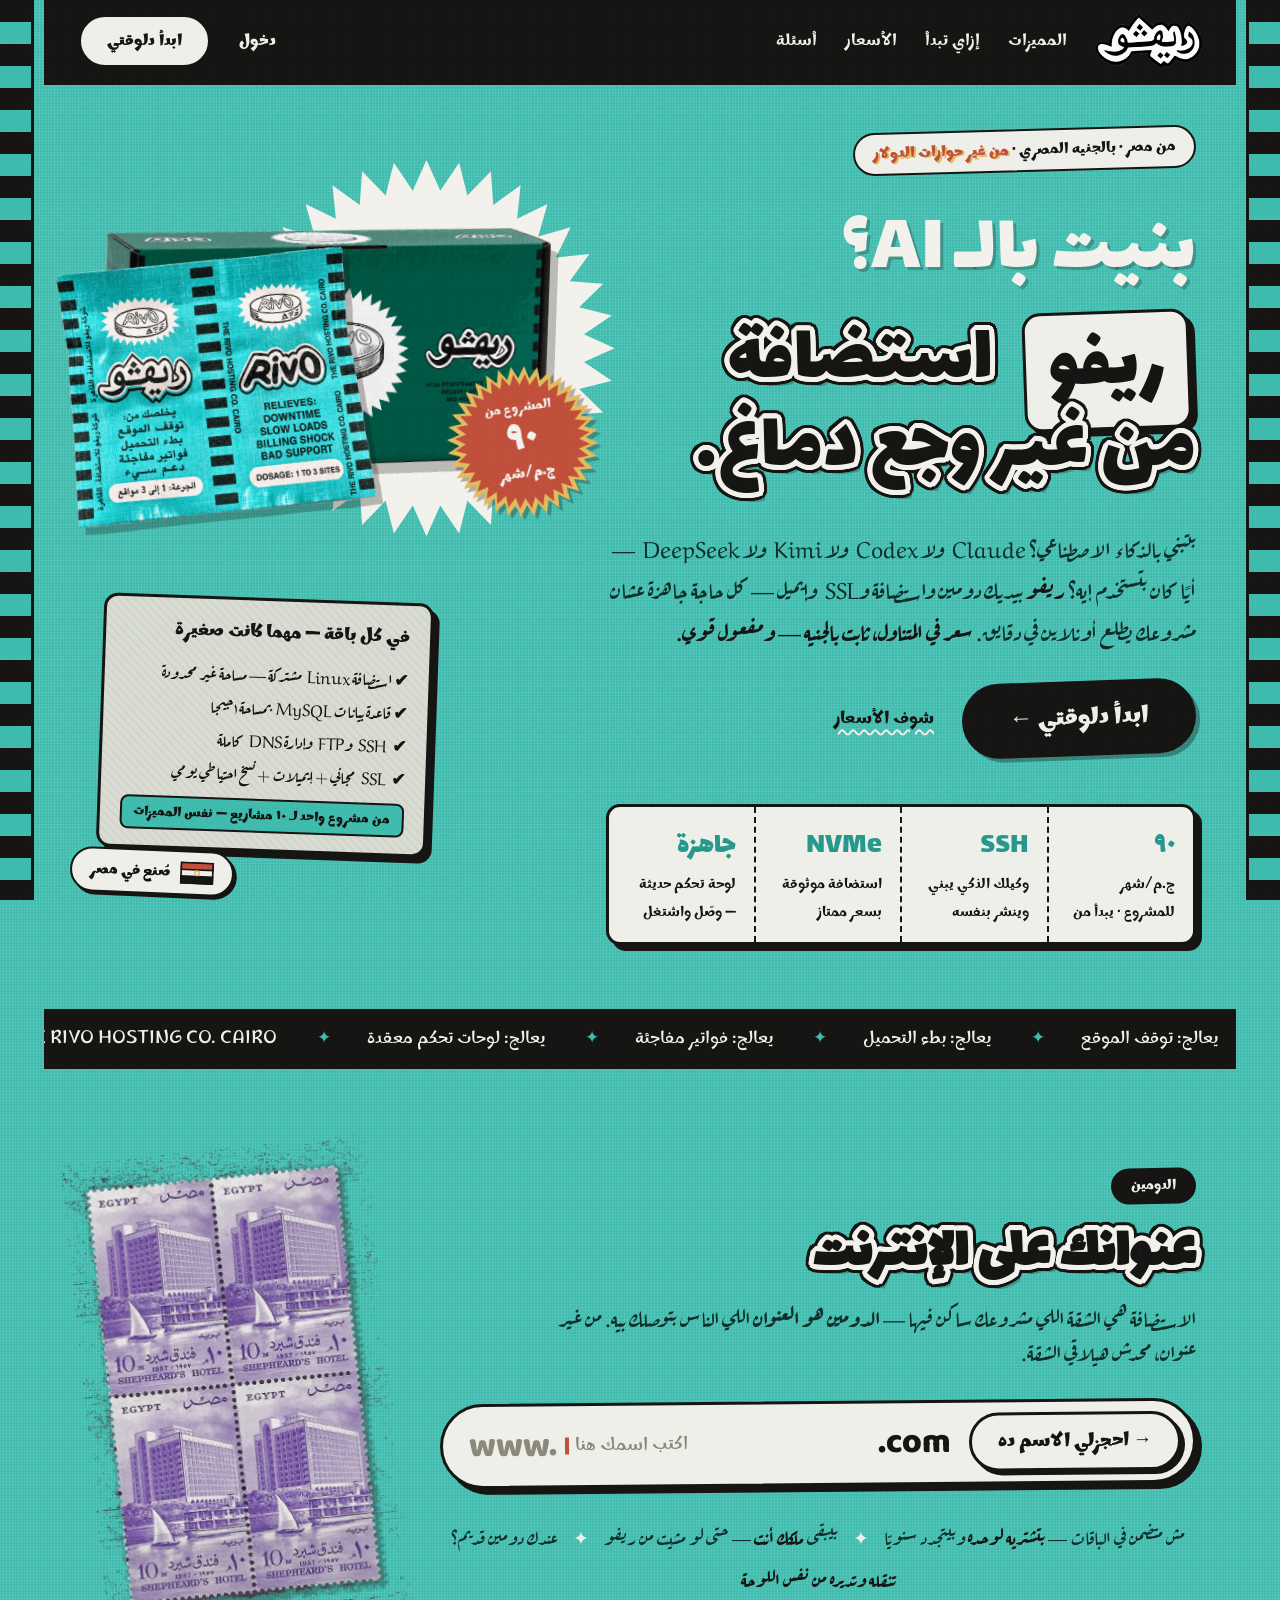
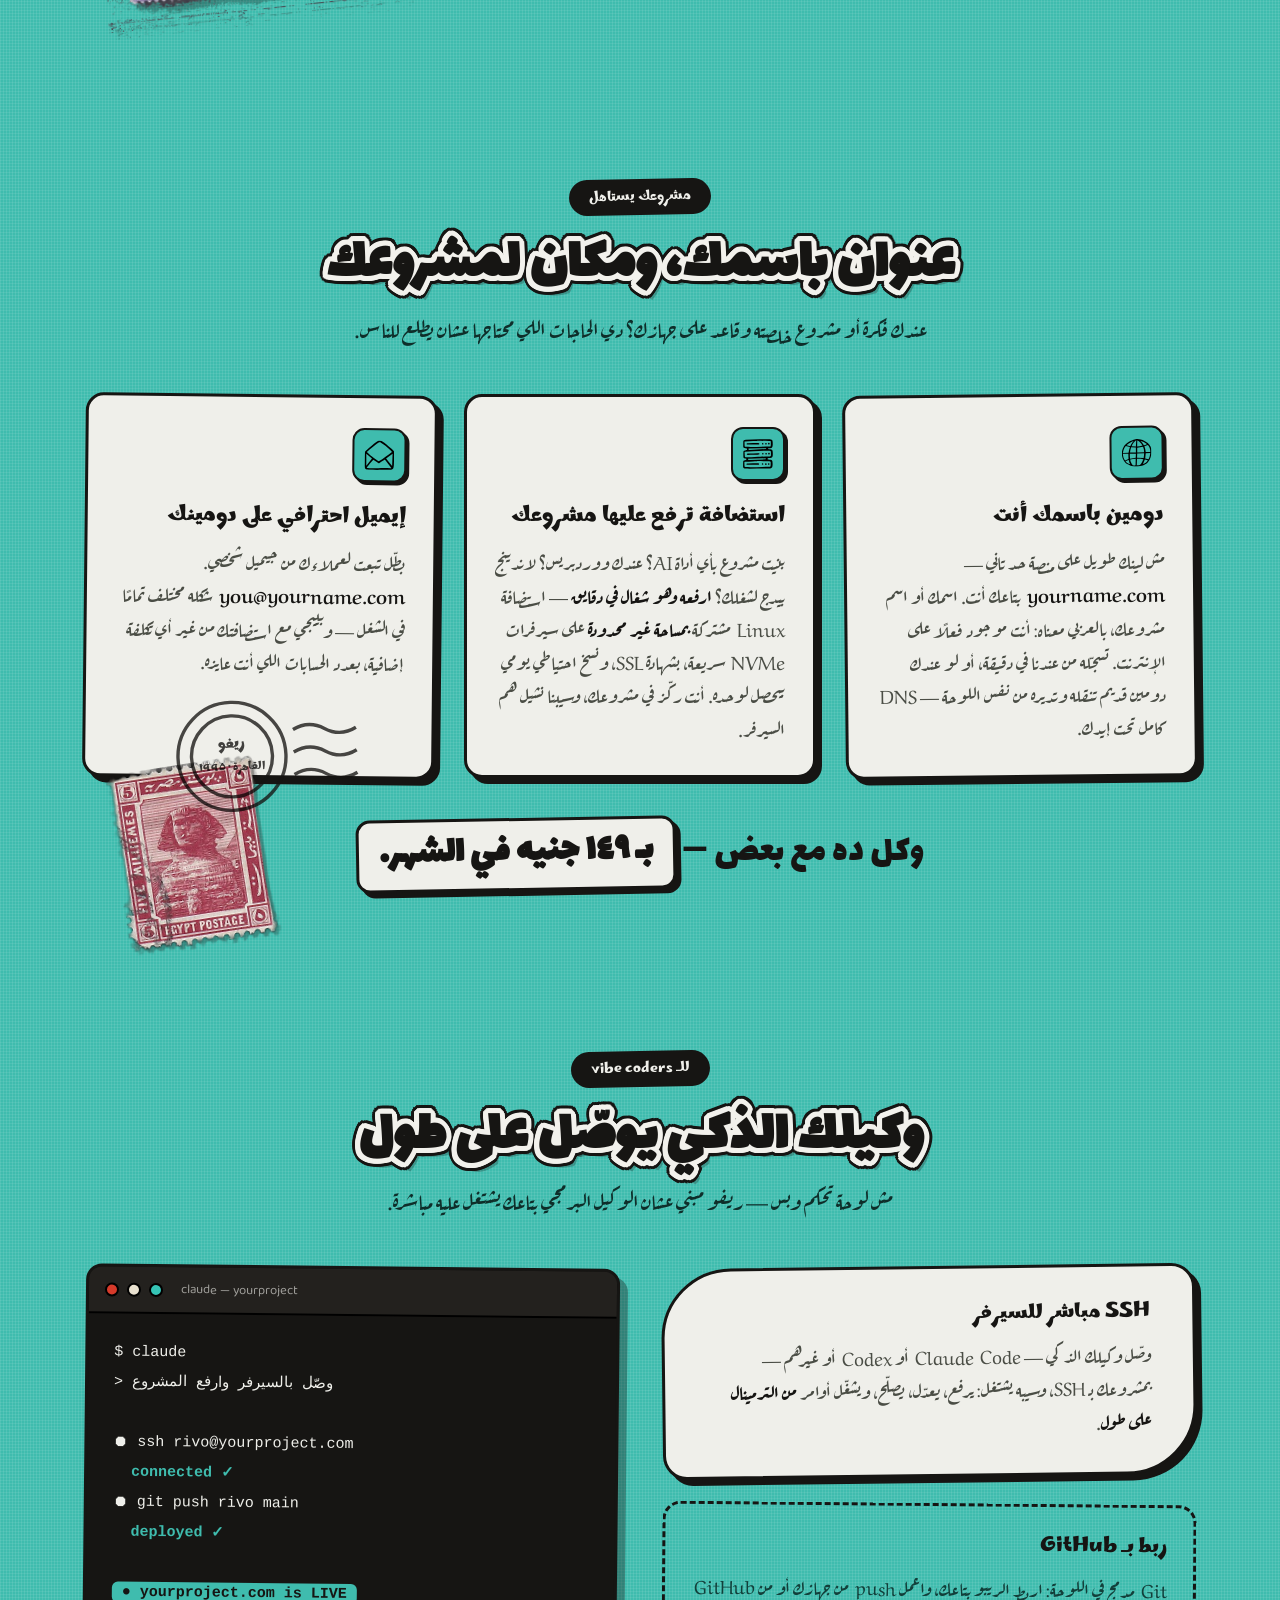
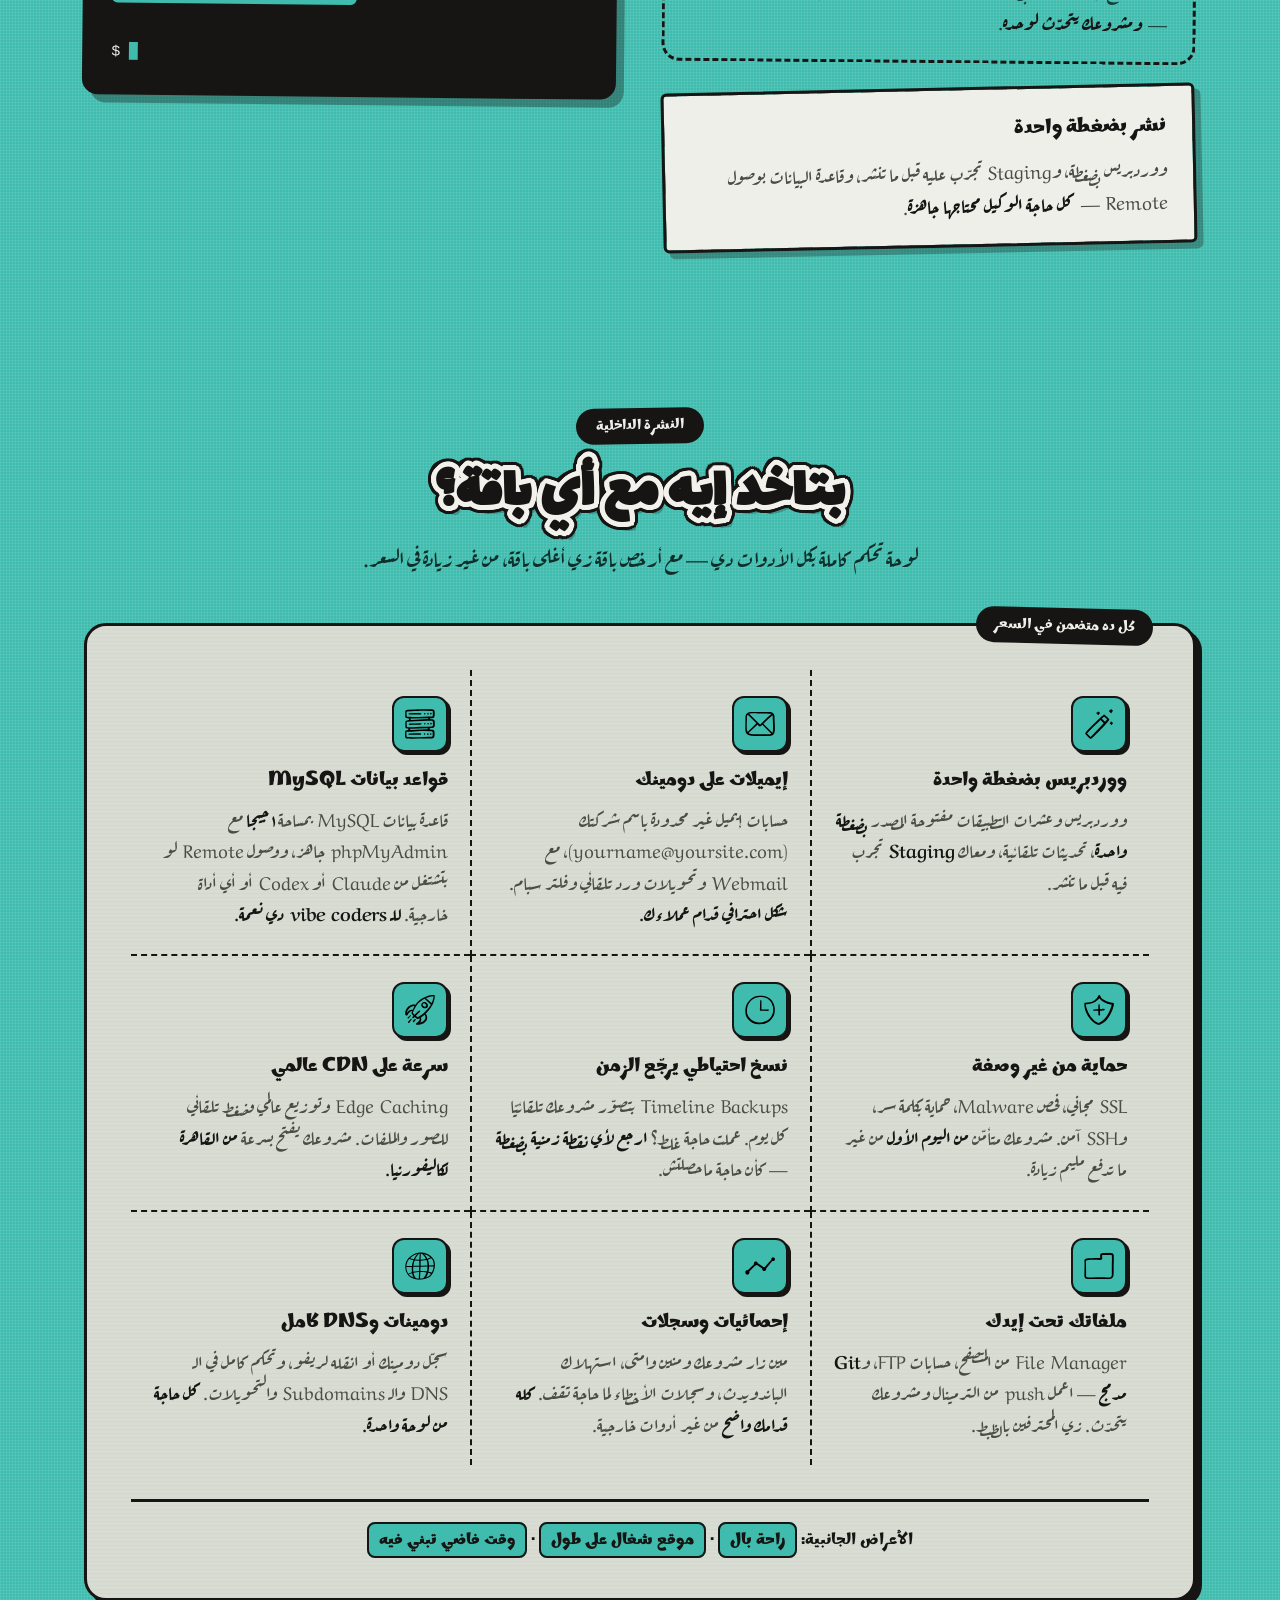
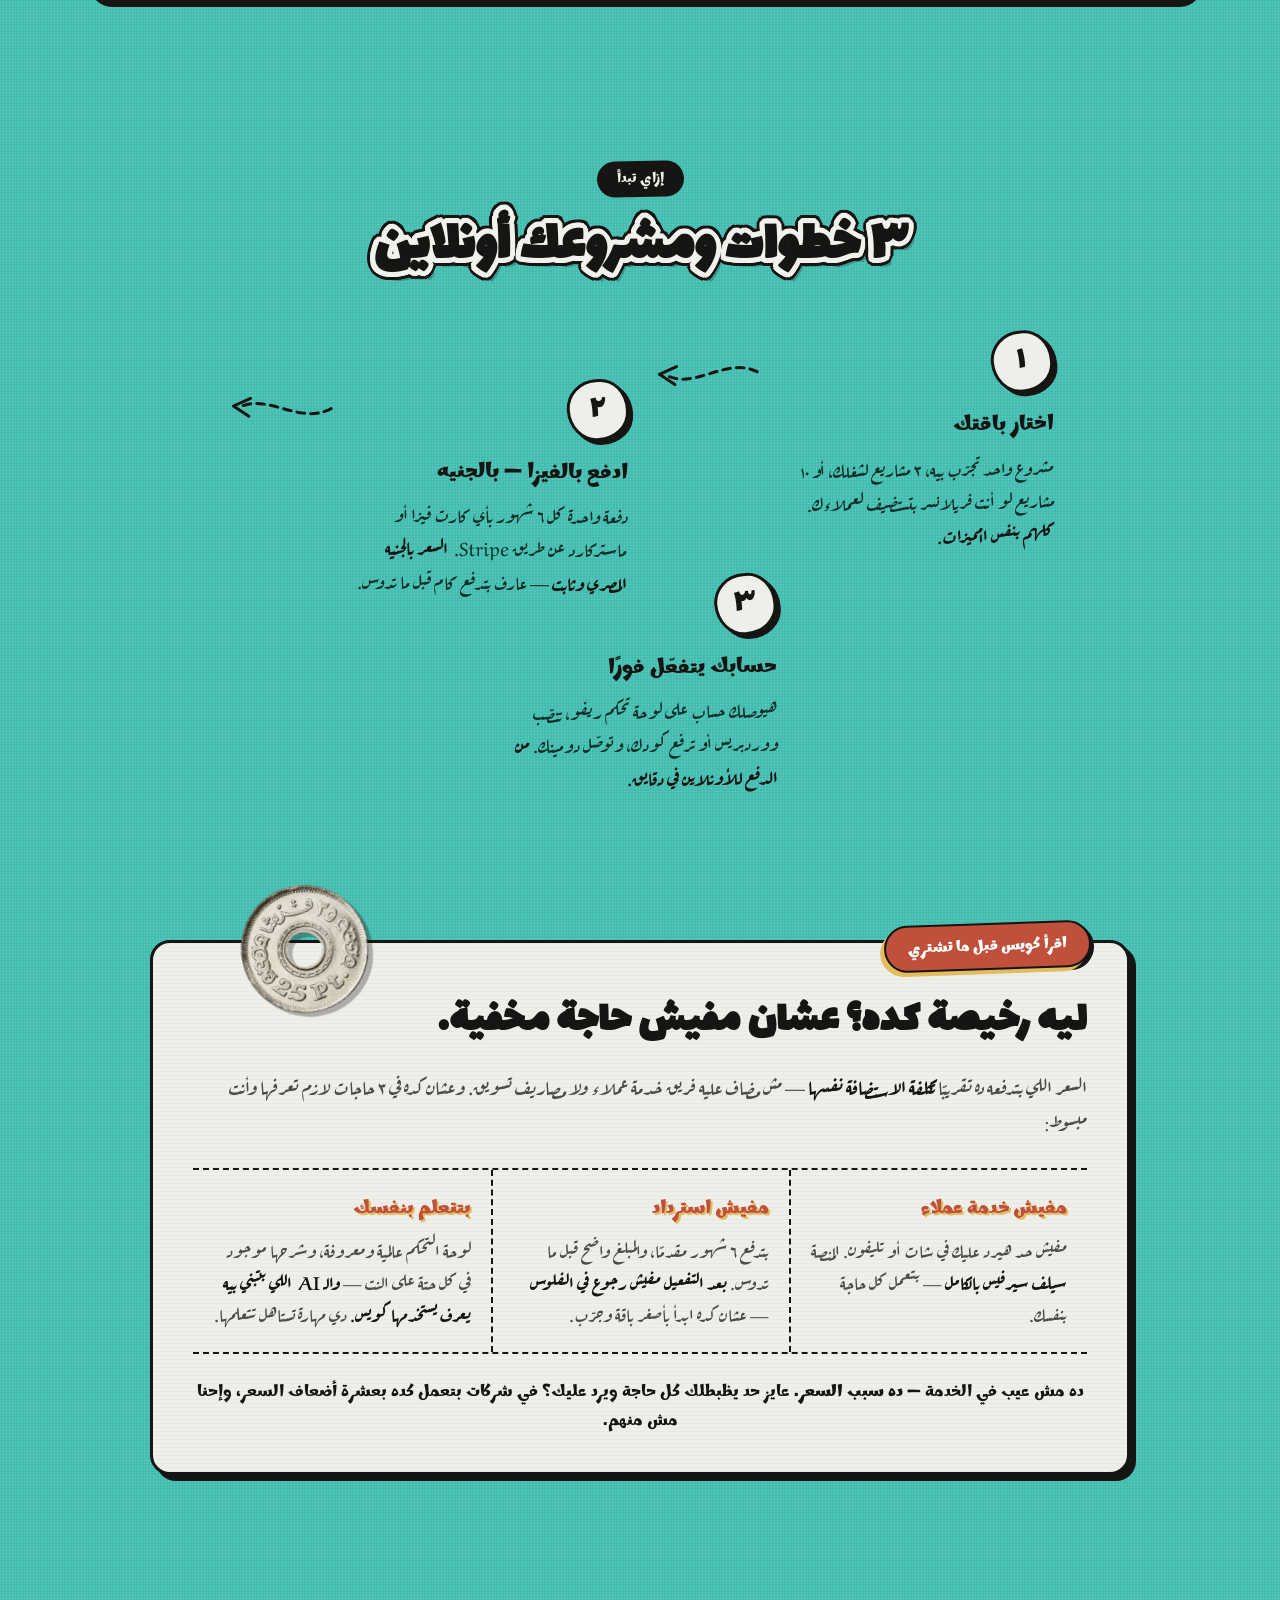
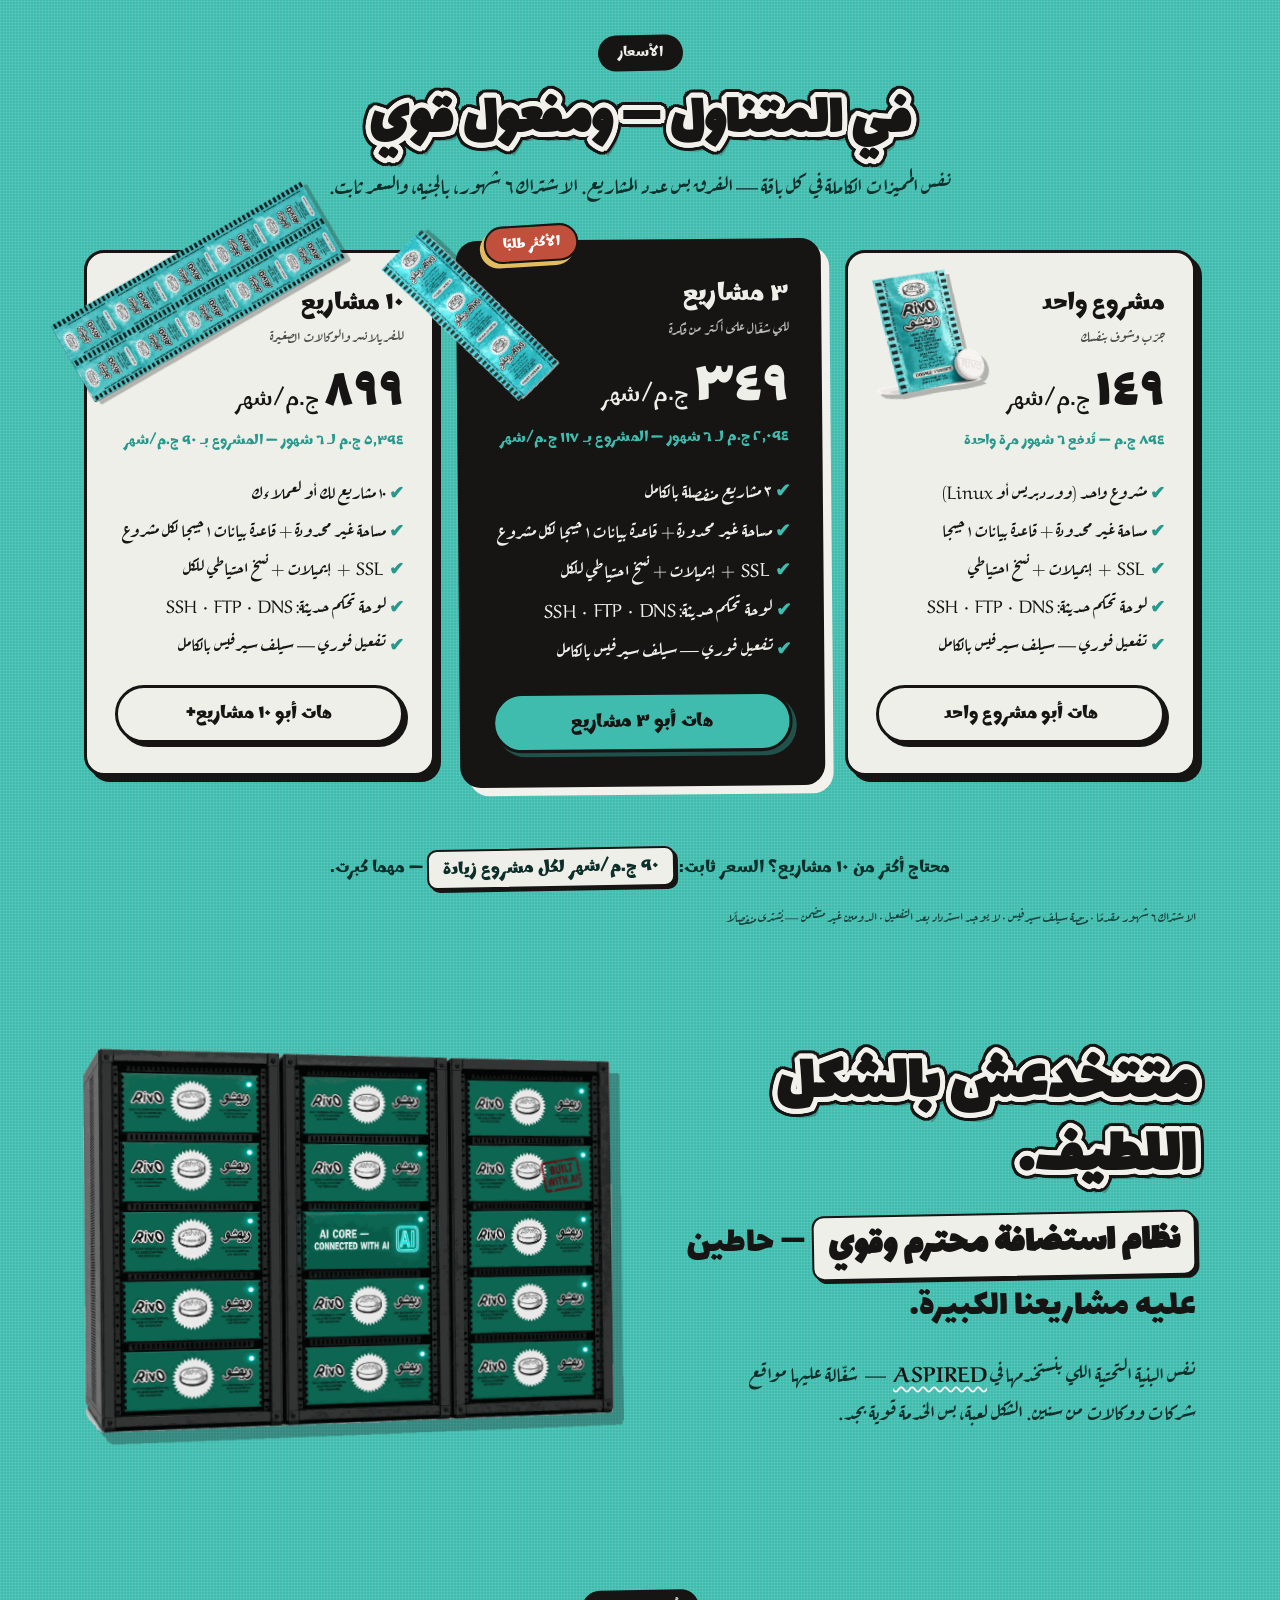
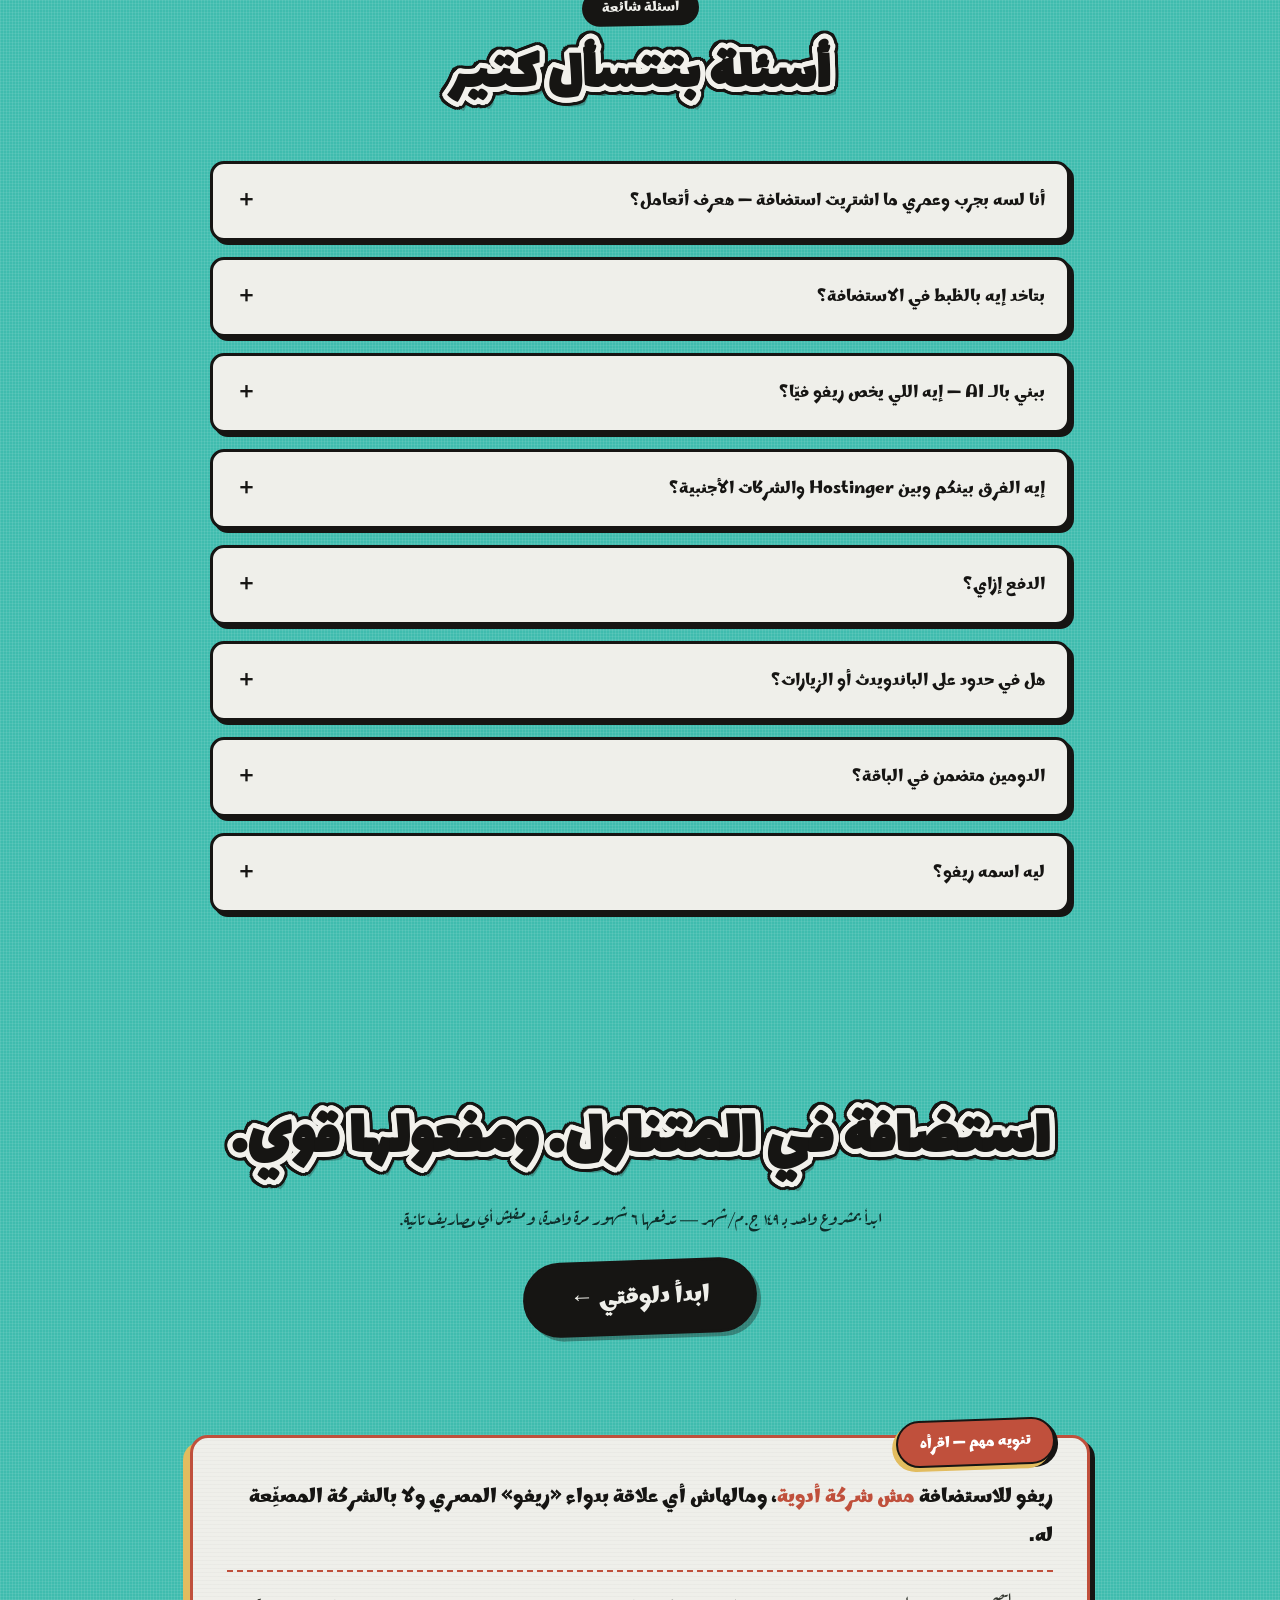
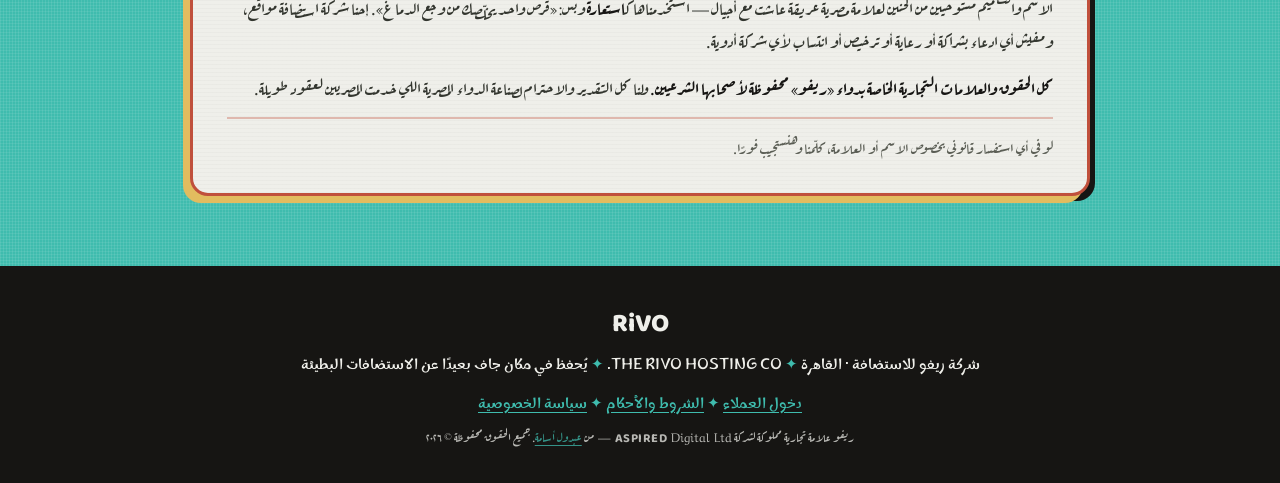
<file: index.html>
<!DOCTYPE html>
<html lang="ar" dir="rtl">
<head>
<meta charset="UTF-8">
<meta name="viewport" content="width=device-width, initial-scale=1.0">
<title>ريفو — استضافة من غير وجع دماغ</title>
<meta name="description" content="استضافة مصرية لمشاريع الـ AI بالجنيه المصري. دومين + استضافة + SSL + إيميل. من ١٤٩ ج.م/شهر، تُدفع ٦ شهور مقدمًا.">
<link rel="preconnect" href="https://fonts.googleapis.com">
<link rel="preconnect" href="https://fonts.gstatic.com" crossorigin>
<link href="https://fonts.googleapis.com/css2?family=Lalezar&family=Marhey:wght@400;500;600;700&family=Noto+Kufi+Arabic:wght@400;500;600;700&family=Aref+Ruqaa:wght@400;700&family=Baloo+2:wght@600;700;800&display=swap" rel="stylesheet">
<style>
  /* ─────────────────────────────────────────────
     RIVO DESIGN TOKENS — "الأسبرين بتاع الاستضافة"
     ───────────────────────────────────────────── */
  :root {
    --ink:        #161513;
    --pill:       #EFEFEA;
    --pill-deep:  #D8DCD3;
    --teal:       #3FBCAE;
    --teal-deep:  #27998C;
    --stamp:      #C0503C;   /* أحمر طباعة باهت */
    --sun:        #E2BC5F;   /* أصفر مستردة قديم */   /* الأصفر اللي ورا الأحمر */

    --f-logo: 'Lalezar', 'Baloo 2', sans-serif;
    --f-loud: 'Marhey', sans-serif;
    --f-body: 'Aref Ruqaa', 'Noto Kufi Arabic', serif;
    --f-latin: 'Baloo 2', sans-serif;

    --border: 3px solid var(--ink);
    --shadow-offset: 6px 6px 0 var(--ink);
  }

  * { margin:0; padding:0; box-sizing:border-box; }
  html { scroll-behavior:smooth; }

  body {
    font-family: var(--f-body);
    background-color: var(--teal);
    color: var(--ink);
    background-image:
      repeating-linear-gradient(0deg,  rgba(255,255,255,.07) 0 1px, transparent 1px 3px),
      repeating-linear-gradient(90deg, rgba(255,255,255,.09) 0 1px, transparent 1px 3px);
    background-size: 3px 3px;
  }

  ::selection { background: var(--ink); color: var(--teal); }

  /* حبيبات طباعة قديمة فوق الصفحة كلها */
  .grain {
    position: fixed; inset: 0; z-index: 60;
    pointer-events: none;
    background-image:
      radial-gradient(rgba(22,21,19,.5) .6px, transparent 1.1px),
      radial-gradient(rgba(255,255,255,.55) .6px, transparent 1.1px);
    background-size: 5px 7px, 9px 11px;
    background-position: 0 0, 3px 5px;
    opacity: .16;
    mix-blend-mode: overlay;
  }

  .perf {
    position: fixed; top:0; bottom:0; width:34px; z-index:50;
    background:
      repeating-linear-gradient(to bottom, var(--ink) 0 22px, transparent 22px 44px);
    background-color: var(--teal);
    border-left: var(--border);
  }
  .perf.left  { left:0;  border-left:none; border-right: var(--border); }
  .perf.right { right:0; }

  main { margin: 0 44px; }

  /* ─────────── NAV ─────────── */
  nav {
    background: var(--ink);
    border-bottom: var(--border);
    display:flex; align-items:center; gap:28px;
    padding: 14px 34px;
    position: sticky; top:0; z-index:40;
  }
  .logo-img {
    height: 54px; width: auto; display: block;
    transform: rotate(-3deg);
  }
  nav a { color: var(--pill); text-decoration:none; font-family: var(--f-loud); font-weight:500; font-size:16px; }
  nav a:hover { color: var(--teal); text-decoration: underline wavy 2px; text-underline-offset: 5px; }
  .nav-spacer { flex:1; }
  .nav-login { font-family: var(--f-loud); font-weight:700; }

  .btn {
    display:inline-block;
    font-family: var(--f-loud); font-weight:700;
    border: var(--border);
    padding: 10px 26px;
    border-radius: 999px;
    text-decoration:none;
    box-shadow: 4px 4px 0 var(--ink);
    transition: transform .1s, box-shadow .1s;
    cursor:pointer;
  }
  .btn:active { transform: translate(4px,4px); box-shadow: 0 0 0 var(--ink); }
  .btn-teal { background: var(--pill); color: var(--ink); }
  .btn-stamp {
    background: var(--ink); color: var(--pill);
    font-size: 24px; padding: 14px 44px;
    transform: rotate(-2deg);
    box-shadow: 4px 4px 0 rgba(22,21,19,.35);
  }
  .btn-stamp:hover { transform: rotate(-2deg) scale(1.03); }

  /* ─────────── HERO ─────────── */
  .hero {
    display:grid;
    grid-template-columns: 1.1fr .9fr;
    gap: 40px;
    padding: 44px 40px 64px;
    align-items: center;
    max-width: 1240px; margin: 0 auto;
  }
  .kicker {
    display:inline-block;
    font-family: var(--f-loud); font-weight:600; font-size:15px;
    border: 2.5px solid var(--ink);
    border-radius: 999px;
    padding: 6px 18px;
    transform: rotate(-1.5deg);
    background: var(--pill);
    margin-bottom: 26px;
  }
  .kicker b { color: var(--stamp); text-shadow: 1.5px 1.5px 0 var(--sun); }

  h1 {
    font-family: var(--f-logo);
    font-size: clamp(52px, 6.5vw, 88px);
    line-height: 1.12;
    font-weight: 400;
  }
  h1 .line { display:block; white-space:nowrap; }
  h1 .line:last-child { margin-top: -0.32em; position: relative; z-index: 2; }
  h1 .brand { position: relative; z-index: 1; }
  h1 .hl { color: #F2F1EC; text-shadow: 3px 3px 0 rgba(22,21,19,.25); }
  h1 .brand {
    display:inline-block;
    color: var(--ink);
    background: var(--pill);
    padding: 0 22px 6px;
    border: var(--border);
    border-radius: 18px;
    box-shadow: var(--shadow-offset);
    transform: rotate(-2deg) translateY(6px);
    margin-inline-end: 18px;
    margin-inline-start: 6px;
  }
  h1 .line { line-height: 1.28; }

  .sub {
    font-size: 23px; line-height: 1.8;
    margin: 24px 0 30px;
    max-width: 52ch;
    color: #0e2e2a;
  }
  .sub b { color: var(--ink); }

  .cta-row { display:flex; align-items:center; gap:28px; flex-wrap:wrap; }
  .cta-alt {
    font-family: var(--f-loud); font-weight:600;
    color: var(--ink); font-size: 17px;
    text-decoration: underline wavy #F2F1EC 2px;
    text-underline-offset: 6px;
  }

  .dosage {
    margin-top: 48px;
    display:flex; gap:0; flex-wrap:wrap;
    border: var(--border);
    background: var(--pill);
    box-shadow: var(--shadow-offset);
    border-radius: 14px;
    overflow:hidden;
  }
  .dose { flex:1; min-width: 140px; padding: 16px 18px; border-left: 2.5px dashed var(--ink); font-family: var(--f-loud); }
  .dose:last-child { border-left:none; }
  .dose .n { font-family: var(--f-logo); font-size: 30px; display:block; color: var(--teal-deep); }
  .dose .l { font-size: 14px; font-weight:500; }

  .visual { position: relative; display:flex; flex-direction:column; align-items:center; }
  .pack { position: relative; width: min(520px, 100%); }
  .pack::before {
    content:"";
    position: absolute;
    width: 78%; aspect-ratio: 1;
    top: -24%; right: -10%;
    background: #F2F1EC;
    clip-path: polygon(100.00% 50.00%,91.84% 53.66%,99.24% 58.68%,90.57% 60.87%,96.98% 67.10%,88.06% 67.75%,93.30% 75.00%,84.40% 74.09%,88.30% 82.14%,79.70% 79.70%,82.14% 88.30%,74.09% 84.40%,75.00% 93.30%,67.75% 88.06%,67.10% 96.98%,60.87% 90.57%,58.68% 99.24%,53.66% 91.84%,50.00% 100.00%,46.34% 91.84%,41.32% 99.24%,39.13% 90.57%,32.90% 96.98%,32.25% 88.06%,25.00% 93.30%,25.91% 84.40%,17.86% 88.30%,20.30% 79.70%,11.70% 82.14%,15.60% 74.09%,6.70% 75.00%,11.94% 67.75%,3.02% 67.10%,9.43% 60.87%,0.76% 58.68%,8.16% 53.66%,0.00% 50.00%,8.16% 46.34%,0.76% 41.32%,9.43% 39.13%,3.02% 32.90%,11.94% 32.25%,6.70% 25.00%,15.60% 25.91%,11.70% 17.86%,20.30% 20.30%,17.86% 11.70%,25.91% 15.60%,25.00% 6.70%,32.25% 11.94%,32.90% 3.02%,39.13% 9.43%,41.32% 0.76%,46.34% 8.16%,50.00% 0.00%,53.66% 8.16%,58.68% 0.76%,60.87% 9.43%,67.10% 3.02%,67.75% 11.94%,75.00% 6.70%,74.09% 15.60%,82.14% 11.70%,79.70% 20.30%,88.30% 17.86%,84.40% 25.91%,93.30% 25.00%,88.06% 32.25%,96.98% 32.90%,90.57% 39.13%,99.24% 41.32%,91.84% 46.34%);
  }
  /* price starburst — لصقة السعر */
  .price-burst {
    position: absolute;
    bottom: -12%; right: -5%;
    width: 28%; aspect-ratio: 1;
    z-index: 3;
    display: flex; flex-direction: column;
    align-items: center; justify-content: center;
    text-align: center;
    transform: rotate(-8deg);
    filter: drop-shadow(3px 4px 0 rgba(22,21,19,.3));
  }
  .price-burst::before {
    content: "";
    position: absolute; inset: 0;
    background: var(--stamp);
    clip-path: polygon(100.00% 50.00%,91.84% 53.66%,99.24% 58.68%,90.57% 60.87%,96.98% 67.10%,88.06% 67.75%,93.30% 75.00%,84.40% 74.09%,88.30% 82.14%,79.70% 79.70%,82.14% 88.30%,74.09% 84.40%,75.00% 93.30%,67.75% 88.06%,67.10% 96.98%,60.87% 90.57%,58.68% 99.24%,53.66% 91.84%,50.00% 100.00%,46.34% 91.84%,41.32% 99.24%,39.13% 90.57%,32.90% 96.98%,32.25% 88.06%,25.00% 93.30%,25.91% 84.40%,17.86% 88.30%,20.30% 79.70%,11.70% 82.14%,15.60% 74.09%,6.70% 75.00%,11.94% 67.75%,3.02% 67.10%,9.43% 60.87%,0.76% 58.68%,8.16% 53.66%,0.00% 50.00%,8.16% 46.34%,0.76% 41.32%,9.43% 39.13%,3.02% 32.90%,11.94% 32.25%,6.70% 25.00%,15.60% 25.91%,11.70% 17.86%,20.30% 20.30%,17.86% 11.70%,25.91% 15.60%,25.00% 6.70%,32.25% 11.94%,32.90% 3.02%,39.13% 9.43%,41.32% 0.76%,46.34% 8.16%,50.00% 0.00%,53.66% 8.16%,58.68% 0.76%,60.87% 9.43%,67.10% 3.02%,67.75% 11.94%,75.00% 6.70%,74.09% 15.60%,82.14% 11.70%,79.70% 20.30%,88.30% 17.86%,84.40% 25.91%,93.30% 25.00%,88.06% 32.25%,96.98% 32.90%,90.57% 39.13%,99.24% 41.32%,91.84% 46.34%);
    z-index: 1;
  }
  .price-burst .pb-inner {
    position: absolute; inset: -6%;
    background: var(--sun);
    clip-path: polygon(100.00% 50.00%,91.84% 53.66%,99.24% 58.68%,90.57% 60.87%,96.98% 67.10%,88.06% 67.75%,93.30% 75.00%,84.40% 74.09%,88.30% 82.14%,79.70% 79.70%,82.14% 88.30%,74.09% 84.40%,75.00% 93.30%,67.75% 88.06%,67.10% 96.98%,60.87% 90.57%,58.68% 99.24%,53.66% 91.84%,50.00% 100.00%,46.34% 91.84%,41.32% 99.24%,39.13% 90.57%,32.90% 96.98%,32.25% 88.06%,25.00% 93.30%,25.91% 84.40%,17.86% 88.30%,20.30% 79.70%,11.70% 82.14%,15.60% 74.09%,6.70% 75.00%,11.94% 67.75%,3.02% 67.10%,9.43% 60.87%,0.76% 58.68%,8.16% 53.66%,0.00% 50.00%,8.16% 46.34%,0.76% 41.32%,9.43% 39.13%,3.02% 32.90%,11.94% 32.25%,6.70% 25.00%,15.60% 25.91%,11.70% 17.86%,20.30% 20.30%,17.86% 11.70%,25.91% 15.60%,25.00% 6.70%,32.25% 11.94%,32.90% 3.02%,39.13% 9.43%,41.32% 0.76%,46.34% 8.16%,50.00% 0.00%,53.66% 8.16%,58.68% 0.76%,60.87% 9.43%,67.10% 3.02%,67.75% 11.94%,75.00% 6.70%,74.09% 15.60%,82.14% 11.70%,79.70% 20.30%,88.30% 17.86%,84.40% 25.91%,93.30% 25.00%,88.06% 32.25%,96.98% 32.90%,90.57% 39.13%,99.24% 41.32%,91.84% 46.34%);
    transform: rotate(9deg);
    z-index: 0;
  }
  .price-burst .pb-from, .price-burst .pb-num, .price-burst .pb-unit { position: relative; z-index: 2; }
  .price-burst .pb-from, .price-burst .pb-unit { color: #F2F1EC; }
  .price-burst .pb-from { font-family: var(--f-loud); font-weight: 600; font-size: clamp(10px, 1vw, 13px); }
  .price-burst .pb-num { font-family: var(--f-logo); font-size: clamp(30px, 3.4vw, 48px); line-height: 1; color: #F2F1EC; }
  .price-burst .pb-unit { font-family: var(--f-loud); font-weight: 700; font-size: clamp(11px, 1.1vw, 14px); }
  .pack.done:hover .price-burst { animation: rivo-spin-settle .8s ease; }

  .pack-box { position: relative; z-index: 1; }
  .pack-wrap { z-index: 2; }
  .pack-box {
    width: 92%; display:block; margin: 0 auto;
    transform: rotate(2deg);
    filter: drop-shadow(8px 10px 0 rgba(22,21,19,.25));
  }
  .pack-wrap {
    position: absolute;
    width: 62%;
    bottom: -14%; left: -4%;
    transform: rotate(-6deg);
    filter: drop-shadow(6px 8px 0 rgba(22,21,19,.28));
  }
  .made-egypt {
    position: absolute;
    bottom: -42px; left: -14px;
    display:flex; align-items:center; gap: 10px;
    background: var(--pill);
    border: 2.5px solid var(--ink);
    border-radius: 999px;
    padding: 7px 18px;
    transform: rotate(2.5deg);
    box-shadow: 3px 3px 0 var(--ink);
    font-family: var(--f-loud); font-weight:700; font-size: 15px;
    z-index: 3;
  }
  .made-egypt svg { width: 34px; height: auto; display:block; }

  .rx {
    margin-top: 120px;
    margin-inline-start: 25%;
    width: 330px;
    background: var(--pill-deep);
    border: var(--border);
    border-radius: 14px;
    box-shadow: var(--shadow-offset);
    padding: 16px 20px;
    transform: rotate(2deg);
    background-image: repeating-linear-gradient(45deg, rgba(22,21,19,.04) 0 2px, transparent 2px 6px);
  }
  .rx h3 { font-family: var(--f-loud); font-weight:700; font-size:18px; margin-bottom:8px; }
  .rx ul { list-style:none; }
  .rx li { font-size: 17px; font-weight:500; padding: 3px 0; }
  .rx li::before { content:"✔ "; font-weight:700; }
  .rx .dose-note {
    margin-top:10px; background: var(--teal);
    border: 2px solid var(--ink); border-radius: 8px;
    text-align:center; font-family: var(--f-loud); font-weight:700; font-size:13px;
    padding: 4px;
  }

  /* ─────────── TICKER ─────────── */
  .ticker {
    background: var(--ink); color: var(--pill);
    border-top: var(--border); border-bottom: var(--border);
    overflow:hidden; white-space:nowrap;
    font-family: var(--f-loud); font-size: 17px;
    padding: 12px 0;
  }
  .ticker span { display:inline-block; padding: 0 18px; }
  .ticker .t { color: var(--teal); }

  /* ─────────── STICKER HEADLINES (سحابة اللوجو) ─────────── */
  .sec-head h2, .rack-copy h2, .final h2,
  h1 .line:nth-child(2), h1 .line:nth-child(3) {
    color: var(--ink);
    text-shadow: 5.0px 0.0px 0 #F2F1EC, 4.8px 1.3px 0 #F2F1EC, 4.3px 2.5px 0 #F2F1EC, 3.5px 3.5px 0 #F2F1EC, 2.5px 4.3px 0 #F2F1EC, 1.3px 4.8px 0 #F2F1EC, 0.0px 5.0px 0 #F2F1EC, -1.3px 4.8px 0 #F2F1EC, -2.5px 4.3px 0 #F2F1EC, -3.5px 3.5px 0 #F2F1EC, -4.3px 2.5px 0 #F2F1EC, -4.8px 1.3px 0 #F2F1EC, -5.0px 0.0px 0 #F2F1EC, -4.8px -1.3px 0 #F2F1EC, -4.3px -2.5px 0 #F2F1EC, -3.5px -3.5px 0 #F2F1EC, -2.5px -4.3px 0 #F2F1EC, -1.3px -4.8px 0 #F2F1EC, -0.0px -5.0px 0 #F2F1EC, 1.3px -4.8px 0 #F2F1EC, 2.5px -4.3px 0 #F2F1EC, 3.5px -3.5px 0 #F2F1EC, 4.3px -2.5px 0 #F2F1EC, 4.8px -1.3px 0 #F2F1EC, 2.5px 0.0px 0 #F2F1EC, 2.2px 1.2px 0 #F2F1EC, 1.3px 2.2px 0 #F2F1EC, 0.0px 2.5px 0 #F2F1EC, -1.2px 2.2px 0 #F2F1EC, -2.2px 1.2px 0 #F2F1EC, -2.5px 0.0px 0 #F2F1EC, -2.2px -1.2px 0 #F2F1EC, -1.3px -2.2px 0 #F2F1EC, -0.0px -2.5px 0 #F2F1EC, 1.3px -2.2px 0 #F2F1EC, 2.2px -1.3px 0 #F2F1EC, 8.0px 0.0px 0 #161513, 7.7px 2.1px 0 #161513, 6.9px 4.0px 0 #161513, 5.7px 5.7px 0 #161513, 4.0px 6.9px 0 #161513, 2.1px 7.7px 0 #161513, 0.0px 8.0px 0 #161513, -2.1px 7.7px 0 #161513, -4.0px 6.9px 0 #161513, -5.7px 5.7px 0 #161513, -6.9px 4.0px 0 #161513, -7.7px 2.1px 0 #161513, -8.0px 0.0px 0 #161513, -7.7px -2.1px 0 #161513, -6.9px -4.0px 0 #161513, -5.7px -5.7px 0 #161513, -4.0px -6.9px 0 #161513, -2.1px -7.7px 0 #161513, -0.0px -8.0px 0 #161513, 2.1px -7.7px 0 #161513, 4.0px -6.9px 0 #161513, 5.7px -5.7px 0 #161513, 6.9px -4.0px 0 #161513, 7.7px -2.1px 0 #161513, 6.5px 0.0px 0 #161513, 6.2px 2.0px 0 #161513, 5.3px 3.8px 0 #161513, 3.8px 5.3px 0 #161513, 2.0px 6.2px 0 #161513, 0.0px 6.5px 0 #161513, -2.0px 6.2px 0 #161513, -3.8px 5.3px 0 #161513, -5.3px 3.8px 0 #161513, -6.2px 2.0px 0 #161513, -6.5px 0.0px 0 #161513, -6.2px -2.0px 0 #161513, -5.3px -3.8px 0 #161513, -3.8px -5.3px 0 #161513, -2.0px -6.2px 0 #161513, -0.0px -6.5px 0 #161513, 2.0px -6.2px 0 #161513, 3.8px -5.3px 0 #161513, 5.3px -3.8px 0 #161513, 6.2px -2.0px 0 #161513, 6px 9px 0 rgba(22,21,19,.25);
  }
  h1 .brand { text-shadow: none; }

  /* ─────────── SECTION SHELL ─────────── */
  section { max-width: 1240px; margin: 0 auto; padding: 80px 40px; }
  .sec-head { text-align:center; margin-bottom: 50px; }
  .sec-head .tag {
    display:inline-block;
    font-family: var(--f-loud); font-weight:600; font-size:14px;
    background: var(--ink); color: var(--pill);
    padding: 6px 20px; border-radius: 999px;
    transform: rotate(-1deg);
    margin-bottom: 16px;
  }
  .sec-head h2 { font-family: var(--f-logo); font-size: clamp(38px, 4.5vw, 58px); line-height: 1.2; }
  .sec-head p { font-size: 22px; color:#0e2e2a; margin-top: 10px; }

  /* ─────────── LEAFLET (النشرة الداخلية) ─────────── */
  .leaflet {
    background: var(--pill-deep);
    border: var(--border);
    border-radius: 22px;
    box-shadow: var(--shadow-offset);
    padding: 44px;
    position: relative;
    background-image: repeating-linear-gradient(0deg, rgba(22,21,19,.025) 0 1px, transparent 1px 4px);
  }
  .leaflet::before {
    content:"كل ده متضمن في السعر";
    position:absolute; top:-18px; right: 40px;
    background: var(--ink); color: var(--pill);
    font-family: var(--f-loud); font-size: 14px; font-weight:600;
    padding: 6px 18px; border-radius: 999px;
    transform: rotate(1.5deg);
  }
  .leaflet-grid {
    display:grid;
    grid-template-columns: repeat(3, 1fr);
    gap: 0;
  }
  .lf {
    padding: 26px 22px;
    border-bottom: 2.5px dashed var(--ink);
  }
  .lf:not(:nth-child(3n)) { border-left: 2.5px dashed var(--ink); }
  .lf:nth-last-child(-n+3) { border-bottom: none; }
  .lf .ic {
    font-size: 30px; display:inline-block; margin-bottom: 10px;
    background: var(--teal);
    border: 2.5px solid var(--ink);
    border-radius: 12px;
    width: 56px; height: 56px;
    display:flex; align-items:center; justify-content:center;
    box-shadow: 3px 3px 0 var(--ink);
  }
  .lf h3 { font-family: var(--f-loud); font-weight:700; font-size: 19px; margin: 12px 0 6px; }
  .lf p { font-size: 18.5px; line-height: 1.7; color:#4a4d45; }
  .lf p b { color: var(--ink); }

  .leaflet-foot {
    margin-top: 34px; text-align:center;
    font-family: var(--f-loud); font-weight:600; font-size:16px;
    border-top: var(--border); padding-top: 24px;
  }
  .leaflet-foot b { background: var(--teal); padding: 2px 10px; border-radius: 8px; border:2px solid var(--ink); }

  /* ─────────── ESSENTIALS ─────────── */
  .essentials-grid { display:grid; grid-template-columns: repeat(3, 1fr); gap: 28px; }
  .ess {
    background: var(--pill);
    border: var(--border); border-radius: 18px;
    box-shadow: var(--shadow-offset);
    padding: 30px 28px;
  }
  .ess:nth-child(1) { transform: rotate(-.6deg); }
  .ess:nth-child(3) { transform: rotate(.6deg); }
  .ess-num {
    font-size: 26px;
    background: var(--teal);
    border: 2.5px solid var(--ink);
    border-radius: 12px;
    width: 54px; height: 54px;
    display:flex; align-items:center; justify-content:center;
    box-shadow: 3px 3px 0 var(--ink);
    margin-bottom: 16px;
  }
  .ess h3 { font-family: var(--f-loud); font-weight:700; font-size: 22px; margin-bottom: 10px; }
  .ess p { font-size: 19px; line-height: 1.75; color:#4a4d45; }
  .ess p b { color: var(--ink); }
  .ess-punch {
    margin-top: 40px; text-align:center;
    font-family: var(--f-logo); font-size: clamp(26px, 3vw, 38px);
  }
  .ess-punch b {
    background: var(--pill); border: var(--border);
    padding: 2px 20px 6px; border-radius: 14px;
    box-shadow: 5px 5px 0 var(--ink);
    display:inline-block; transform: rotate(-1deg);
  }

  /* ─────────── ICON PLACEHOLDERS (بديل مؤقت لحد ما تيجي الصور) ─────────── */
  .mini-burst {
    display:block; width: 26px; height: 26px;
    background: #F2F1EC;
    clip-path: polygon(100.0% 50.0%, 86.7% 59.8%, 93.3% 75.0%, 76.9% 76.9%, 75.0% 93.3%, 59.8% 86.7%, 50.0% 100.0%, 40.2% 86.7%, 25.0% 93.3%, 23.1% 76.9%, 6.7% 75.0%, 13.3% 59.8%, 0.0% 50.0%, 13.3% 40.2%, 6.7% 25.0%, 23.1% 23.1%, 25.0% 6.7%, 40.2% 13.3%, 50.0% 0.0%, 59.8% 13.3%, 75.0% 6.7%, 76.9% 23.1%, 93.3% 25.0%, 86.7% 40.2%);
  }
  .pills-visual {
    position: absolute;
    top: -34px; left: -26px;
    margin: 0;
    z-index: 2;
    pointer-events: none;
  }
  .pills-visual img { filter: drop-shadow(4px 5px 0 rgba(22,21,19,.28)); }
  .pv-1 { top: 20px; left: 20px; }
  .pv-1 img { height: 118px; transform: rotate(-8deg); }
  .pv-3 img { height: 190px; transform: rotate(-52deg); }
  .pv-3 { top: -26px; left: -26px; }
  .pv-10 { top: -6px; left: -34px; width: 290px; }
  .pv-10 img { width: 100%; transform: rotate(-30deg); }
  .plan { overflow: visible; }

  .ic img, .ess-num img { width: 30px; height: 30px; display:block; }

  /* ─────────── POST STAMP (طابع بريد) ─────────── */
  .rel { position: relative; }
  .post-stamp {
    position: absolute;
    bottom: 26px;
    left: 6%;
    width: 150px;
    transform: rotate(-9deg);
    z-index: 3;
    pointer-events: none;
  }
  .post-stamp img {
    width: 100%; display: block;
    filter: drop-shadow(3px 4px 0 rgba(22,21,19,.3));
  }
  .post-stamp .postmark {
    position: absolute;
    width: 150%;
    top: -34%; left: 42%;
    transform: rotate(7deg);
    mix-blend-mode: multiply;
  }

  /* ─────────── VIBE (SSH / GitHub / Deploy) ─────────── */
  .vibe-grid { display:grid; grid-template-columns: 1fr 1fr; gap: 44px; align-items:center; }
  .vibe-copy { display:flex; flex-direction:column; gap: 26px; }
  .vchip { padding: 22px 26px; background: var(--pill); }
  .vchip h3 { font-family: var(--f-loud); font-weight:700; font-size: 20px; margin-bottom: 8px; }
  .vchip p { font-size: 19px; line-height: 1.75; color:#4a4d45; }
  .vchip p b { color: var(--ink); }
  .vchip-pill {
    border: var(--border); border-radius: 70px 24px 70px 24px;
    box-shadow: 6px 6px 0 var(--ink);
    transform: rotate(-.7deg);
    padding: 28px 42px 34px;
  }
  .vchip-dash {
    background: transparent;
    border: 3px dashed var(--ink); border-radius: 18px;
    transform: rotate(.5deg);
  }
  .vchip-dash p { color: #123f3a; }
  .vchip-dash h3, .vchip-dash p b { color: var(--ink); }
  .vchip-stamp {
    border: var(--border); border-radius: 6px;
    box-shadow: 6px 6px 0 rgba(22,21,19,.3);
    transform: rotate(-1.2deg);
    background:
      linear-gradient(var(--pill), var(--pill)) padding-box,
      repeating-linear-gradient(90deg, var(--ink) 0 14px, transparent 14px 22px);
    border-image: none;
  }

  .term {
    background: var(--ink);
    border: var(--border);
    border-radius: 16px;
    box-shadow: 8px 8px 0 rgba(22,21,19,.35);
    overflow:hidden;
    transform: rotate(.6deg);
    align-self: start;
  }
  .term-head {
    display:flex; align-items:center; gap:8px;
    background: #23211e;
    border-bottom: 2.5px solid #000;
    padding: 12px 16px;
  }
  .td { width:14px; height:14px; border-radius:50%; border:2px solid #000; display:inline-block; }
  .term-title {
    color: var(--pill); opacity:.6;
    font-family: 'Baloo 2', monospace; font-size: 13px;
    margin-inline-start: 10px;
  }
  .term-body {
    font-family: 'Menlo', 'Courier New', monospace;
    font-size: 15px; line-height: 2;
    color: var(--pill);
    padding: 24px 26px;
    white-space: pre-wrap;
  }
  .term-body .ok { color: var(--teal); font-weight:bold; }
  .term-body .live {
    color: var(--ink);
    background: var(--teal);
    padding: 2px 10px;
    border-radius: 6px;
    font-weight: bold;
  }
  .term-body .cursor { color: var(--teal); animation: blink 1.1s steps(1) infinite; }
  @keyframes blink { 50% { opacity: 0; } }

  /* ─────────── DOMAIN BAR ─────────── */
  .domain-grid {
    display: grid;
    grid-template-columns: 1fr 300px;
    gap: 56px;
    align-items: center;
  }
  .domain-art img {
    width: 100%; max-width: 300px; display: block;
    transform: rotate(-6deg);
    filter: drop-shadow(6px 7px 0 rgba(22,21,19,.3));
  }
  .sec-head-start { text-align: start; margin-bottom: 34px; }
  .sec-head-start p { max-width: 60ch; }

  .domain-bar {
    display:flex; align-items:center; gap: 0;
    max-width: 860px; margin: 0 auto;
    background: var(--pill);
    border: var(--border);
    border-radius: 999px;
    box-shadow: var(--shadow-offset);
    padding: 10px 12px 10px 26px;
    transform: rotate(-.5deg);
  }
  .d-www, .d-com {
    font-family: 'Baloo 2', sans-serif; font-weight: 800;
    font-size: clamp(22px, 3vw, 34px);
    color: #8b887c;
  }
  .d-com { color: var(--ink); margin: 0 18px 0 10px; }
  .d-field { position: relative; flex: 1; min-width: 80px; }
  .d-field input {
    width: 100%;
    border: none; outline: none; background: transparent;
    font-family: 'Baloo 2', sans-serif; font-weight: 800;
    font-size: clamp(22px, 3vw, 34px);
    color: var(--teal-deep);
    padding: 0 6px;
    caret-color: transparent;
  }
  .d-caret {
    position: absolute; top: 50%; transform: translateY(-50%);
    left: 8px;
    width: 4px; height: 1.1em;
    background: var(--stamp);
    animation: d-blink 1s steps(1) infinite;
    pointer-events: none;
  }
  .d-ghost {
    position: absolute; top: 50%; transform: translateY(-50%);
    left: 18px;
    font-family: var(--f-loud); font-size: clamp(14px, 1.6vw, 18px);
    color: #8b887c;
    pointer-events: none;
    white-space: nowrap;
  }
  @keyframes d-blink { 50% { opacity: 0; } }
  .d-btn { font-size: clamp(15px, 1.6vw, 19px); white-space: nowrap; flex-shrink: 0; }
  .domain-notes {
    margin-top: 30px; text-align: center;
    font-size: 19px; line-height: 2.2;
    color: #0e2e2a;
  }
  .domain-notes b { color: var(--ink); }
  .d-dot { color: var(--pill); padding: 0 12px; }

  /* ─────────── STEPS (من غير كروت) ─────────── */
  .steps-flow {
    display:flex; align-items:flex-start; justify-content:center;
    gap: 8px; flex-wrap:wrap;
  }
  .sstep { max-width: 290px; padding: 0 8px; }
  .sstep:nth-child(1) { transform: rotate(-.8deg); }
  .sstep:nth-child(3) { transform: translateY(46px) rotate(.6deg); }
  .sstep:nth-child(5) { transform: translateY(14px) rotate(-.5deg); }
  .snum {
    font-family: var(--f-logo); font-size: 34px; line-height:1;
    width: 62px; height: 62px;
    display:flex; align-items:center; justify-content:center;
    background: var(--pill);
    border: var(--border);
    border-radius: 50% 46% 52% 48% / 48% 52% 46% 54%;
    box-shadow: 4px 4px 0 var(--ink);
    margin-bottom: 14px;
    transform: rotate(-4deg);
  }
  .sstep h3 { font-family: var(--f-loud); font-weight:700; font-size: 21px; margin-bottom: 8px; }
  .sstep p { font-size: 19px; line-height: 1.75; color:#0e2e2a; }
  .sstep p b { color: var(--ink); }
  .sarrow {
    width: 120px; flex-shrink:0;
    color: var(--ink);
    margin-top: 14px;
    opacity:.85;
  }
  .sarrow:last-of-type { margin-top: 44px; }

  /* ─────────── HONESTY (تحذيرات) ─────────── */
  .warnbox {
    background: var(--pill);
    border: var(--border);
    border-radius: 20px;
    box-shadow: var(--shadow-offset);
    padding: 44px 40px 36px;
    position: relative;
    max-width: 980px; margin: 0 auto;
    background-image: repeating-linear-gradient(0deg, rgba(22,21,19,.025) 0 1px, transparent 1px 4px);
  }
  .warn-stamp {
    position:absolute; top:-20px; right: 36px;
    background: var(--stamp); color: #fff;
    font-family: var(--f-loud); font-weight:700; font-size: 15px;
    padding: 8px 22px; border-radius: 999px;
    border: 2.5px solid var(--ink);
    transform: rotate(-2deg);
    box-shadow: -4px 4px 0 var(--sun), 3px 3px 0 var(--ink);
  }
  .warn-coin {
    position: absolute;
    top: -58px; left: 9%;
    width: 128px;
    transform: rotate(-12deg);
    filter: drop-shadow(4px 5px 0 rgba(22,21,19,.3));
    z-index: 2;
    pointer-events: none;
  }
  .warnbox h2 { font-family: var(--f-logo); font-size: clamp(30px, 3.6vw, 44px); margin-bottom: 12px; }
  .warn-intro { font-size: 20px; line-height: 1.8; color:#4a4d45; margin-bottom: 28px; }
  .warn-intro b, .warn-item p b, .warn-close b { color: var(--ink); }
  .warn-grid { display:grid; grid-template-columns: repeat(3,1fr); gap: 0; border-top: 2.5px dashed var(--ink); border-bottom: 2.5px dashed var(--ink); }
  .warn-item { padding: 22px 20px; border-left: 2.5px dashed var(--ink); }
  .warn-item:last-child { border-left: none; }
  .warn-item h3 {
    font-family: var(--f-loud); font-weight:700; font-size: 19px;
    margin-bottom: 8px; color: var(--stamp);
    text-shadow: 2px 2px 0 var(--sun);
  }
  .warn-item p { font-size: 18.5px; line-height: 1.75; color:#4a4d45; }
  .warn-close { margin-top: 24px; font-family: var(--f-loud); font-weight:600; font-size: 16.5px; text-align:center; }

  /* ─────────── PRICING (شريط الأقراص) ─────────── */
  .pricing-wrap { position:relative; }
  .plans { display:grid; grid-template-columns: repeat(3, 1fr); gap: 30px; align-items:stretch; }
  .plan {
    background: var(--pill);
    border: var(--border);
    border-radius: 20px;
    box-shadow: var(--shadow-offset);
    padding: 30px 28px;
    display:flex; flex-direction:column;
    position:relative;
  }
  .plan.best {
    background: var(--ink); color: var(--pill);
    box-shadow: 8px 8px 0 #F2F1EC;
    transform: scale(1.04) rotate(-.5deg);
    z-index: 2;
  }
  .plan.best .price, .plan.best h3 { color: var(--pill); }
  .plan.best .per { color: var(--teal); }
  .plan .badge {
    position:absolute; top:-18px; left: 24px;
    background: var(--stamp); color: #fff;
    font-family: var(--f-loud); font-size: 13px; font-weight:700;
    padding: 5px 16px; border-radius: 999px;
    border: 2.5px solid var(--ink);
    transform: rotate(-3deg);
    box-shadow: -4px 4px 0 var(--sun);
  }
  .plan .pills-visual { font-size: 34px; letter-spacing: 4px; margin-bottom: 8px; }
  .plan h3 { font-family: var(--f-loud); font-weight:700; font-size: 24px; }
  .plan .sites { font-size: 14.5px; color: inherit; opacity:.75; margin-bottom: 18px; }
  .plan .price {
    font-family: var(--f-logo);
    font-size: 58px; line-height: 1; color: var(--ink);
  }
  .plan .price small { font-size: 22px; font-family: var(--f-loud); }
  .plan .per {
    font-family: var(--f-loud); font-weight:600; font-size: 14px;
    color: var(--teal-deep); margin: 6px 0 18px;
  }
  .plan ul { list-style:none; margin-bottom: 24px; flex:1; }
  .plan li { padding: 5px 0; font-size: 18px; font-weight:500; }
  .plan li::before { content:"✔  "; color: var(--teal-deep); font-weight:700; }
  .plan.best li::before { color: var(--teal); }
  .plan .btn { text-align:center; font-size: 18px; }
  .plan.best .btn { background: var(--teal); color: var(--ink); box-shadow: 4px 4px 0 rgba(53,196,181,.35); }

  .annual-note, .extra-note {
    margin-top: 34px;
  }
  .plans + .annual-note, .plans + .extra-note {
    margin-top: 72px; text-align:center;
    font-family: var(--f-loud); font-weight:600; font-size: 17px;
  }
  .annual-note b, .extra-note b {
    background: var(--pill); border: 2.5px solid var(--ink);
    padding: 3px 14px; border-radius: 10px;
    box-shadow: 3px 3px 0 var(--ink);
    display:inline-block; transform: rotate(-1deg);
  }
  .extra-note { font-size: 15px; margin-top: 18px; color:#0e2e2a; }

  /* ─────────── FAQ ─────────── */
  .faq { max-width: 860px; margin: 0 auto; }
  .faq details {
    background: var(--pill);
    border: var(--border); border-radius: 14px;
    box-shadow: 4px 4px 0 var(--ink);
    margin-bottom: 16px;
    overflow:hidden;
  }
  .faq summary {
    cursor:pointer;
    font-family: var(--f-loud); font-weight:600; font-size: 17px;
    padding: 18px 22px;
    list-style:none;
    display:flex; justify-content:space-between; align-items:center;
  }
  .faq summary::after { content:"＋"; font-size: 22px; font-weight:700; }
  .faq details[open] summary::after { content:"—"; }
  .faq .a { padding: 0 22px 20px; font-size: 19px; line-height: 1.75; color:#4a4d45; }
  .faq .a b { color: var(--ink); }

  /* ─────────── FINAL CTA + FOOTER ─────────── */
  .final { text-align:center; }
  .final h2 { font-family: var(--f-logo); font-size: clamp(40px,5vw,64px); margin-bottom: 12px; }
  .final p { font-size: 18px; margin-bottom: 30px; color:#0e2e2a; }

  #rack { padding-top: 40px; }
  .rack-grid {
    display:grid; grid-template-columns: 1fr 1fr;
    gap: 56px; align-items:center;
  }
  .rack-copy h2 {
    font-family: var(--f-logo);
    font-size: clamp(44px, 5vw, 68px);
    line-height: 1.15;
    margin-bottom: 18px;
  }
  .rack-big {
    font-family: var(--f-logo);
    font-size: clamp(26px, 3vw, 38px);
    line-height: 1.5;
    margin-bottom: 18px;
  }
  .rack-big b {
    background: var(--pill);
    border: 2.5px solid var(--ink);
    border-radius: 12px;
    padding: 0 14px 4px;
    box-shadow: 3px 3px 0 var(--ink);
    display:inline-block;
    transform: rotate(-1deg);
  }
  .rack-sub { font-size: 21px; line-height: 1.8; color:#0e2e2a; max-width: 44ch; }
  .rack-wrap {
    position: relative;
    transform: rotate(-.6deg);
    justify-self: start;
    max-width: 560px;
  }
  .rack-wrap img { display:block; width:100%; height:auto; filter: drop-shadow(10px 12px 0 rgba(22,21,19,.3)); }
  .rack-sub a { color: var(--ink); font-weight: 700; text-decoration: underline wavy #F2F1EC 2px; text-underline-offset: 4px; }


  /* ─────────── ANIMATION (٩٠s cartoon) ─────────── */
  @media (prefers-reduced-motion: no-preference) {
    [data-anim] { opacity: 0; }
    [data-anim].in {
      animation: rivo-pop .45s cubic-bezier(.25,1.15,.4,1) both;
      animation-delay: var(--d, 0s);
    }
    [data-anim].done { opacity: 1; animation: none; }
    [data-anim].done:hover { animation: rivo-wiggle .5s ease; }

    .pack.done:hover .pack-wrap { animation: rivo-wiggle .55s ease; }
    .pack.done:hover::before { animation: rivo-spin-settle .8s ease; }

    .ticker-track {
      display: inline-block;
      animation: rivo-marquee 36s linear infinite;
    }
    .ticker:hover .ticker-track { animation-play-state: paused; }
  }
  @keyframes rivo-pop {
    0%   { opacity: 0; transform: scale(.85) rotate(-1.5deg); }
    70%  { opacity: 1; transform: scale(1.025) rotate(.5deg); }
    100% { opacity: 1; transform: scale(1) rotate(0); }
  }
  @keyframes rivo-wiggle {
    0%,100% { transform: rotate(0); }
    25% { transform: rotate(-1.2deg); }
    55% { transform: rotate(.9deg); }
    80% { transform: rotate(-.4deg); }
  }
  @keyframes rivo-spin-settle {
    0% { transform: rotate(0); }
    50% { transform: rotate(4deg) scale(1.02); }
    100% { transform: rotate(0); }
  }
  @keyframes rivo-marquee {
    from { transform: translateX(0); }
    to   { transform: translateX(50%); }
  }

  /* ─────────── LEGAL (فوتر + مودالات) ─────────── */
  .legal-links { margin-top: 14px; }
  .legal-links a { color: var(--teal); text-decoration: underline; text-underline-offset: 4px; }
  .legal-line { margin-top: 10px; font-size: 12.5px; opacity: .75; font-family: var(--f-body); }
  .legal-line b { font-family: 'Baloo 2', sans-serif; letter-spacing: .5px; }
  .legal-line a, .lm-owner a { color: var(--teal); text-decoration: underline; text-underline-offset: 3px; }
  .lm-owner a { color: var(--teal-deep); }
  .lm-body a { color: var(--teal-deep); }

  .legal-modal {
    border: var(--border);
    border-radius: 18px;
    background: var(--pill);
    box-shadow: 10px 10px 0 rgba(22,21,19,.45);
    width: min(720px, 92vw);
    max-height: 84vh;
    padding: 0;
    overflow: hidden;
    margin: auto;
  }
  .legal-modal::backdrop { background: rgba(22,21,19,.55); }
  .lm-head {
    display:flex; align-items:center; justify-content:space-between;
    background: var(--ink); color: var(--pill);
    padding: 14px 22px;
    border-bottom: var(--border);
  }
  .lm-head h2 { font-family: var(--f-logo); font-size: 26px; font-weight: 400; }
  .lm-close {
    background: var(--teal); color: var(--ink);
    border: 2px solid var(--pill); border-radius: 50%;
    width: 34px; height: 34px; font-size: 15px; font-weight: 700;
    cursor: pointer;
  }
  .lm-body {
    padding: 22px 26px 30px;
    overflow-y: auto;
    max-height: calc(84vh - 70px);
    font-family: var(--f-body);
  }
  .lm-updated { font-size: 12.5px; color: #6a6e66; margin-bottom: 14px; }
  .lm-body h3 { font-family: var(--f-loud); font-weight: 700; font-size: 16.5px; margin: 18px 0 6px; color: var(--teal-deep); }
  .lm-body p { font-size: 18px; line-height: 1.8; color: #33362f; }
  .lm-body p b { color: var(--ink); }
  .lm-owner { margin-top: 20px; border-top: 2px dashed var(--ink); padding-top: 14px; font-weight: 600; }

  /* ─────────── LEGAL DISCLAIMER ─────────── */
  #disclaimer { padding-top: 20px; padding-bottom: 70px; }
  .dc-box {
    max-width: 900px; margin: 0 auto;
    background: var(--pill);
    border: 3px solid var(--stamp);
    border-radius: 18px;
    box-shadow: -7px 7px 0 var(--sun), 5px 5px 0 var(--ink);
    padding: 40px 34px 30px;
    position: relative;
    background-image: repeating-linear-gradient(0deg, rgba(22,21,19,.025) 0 1px, transparent 1px 4px);
  }
  .dc-stamp {
    position: absolute; top: -19px; right: 32px;
    background: var(--stamp); color: #fff;
    font-family: var(--f-loud); font-weight: 700; font-size: 15px;
    padding: 8px 22px; border-radius: 999px;
    border: 2.5px solid var(--ink);
    transform: rotate(-2deg);
    box-shadow: -4px 4px 0 var(--sun), 3px 3px 0 var(--ink);
  }
  .dc-box p { font-size: 17px; line-height: 1.95; color: #33362f; margin-bottom: 14px; }
  .dc-box p b { color: var(--ink); }
  .dc-lead {
    font-family: var(--f-loud); font-weight: 700;
    font-size: 20px !important; color: var(--ink) !important;
    border-bottom: 2.5px dashed var(--stamp);
    padding-bottom: 14px; margin-bottom: 18px !important;
  }
  .dc-lead b { color: var(--stamp) !important; }
  .dc-note {
    font-size: 15px !important; margin-bottom: 0 !important;
    border-top: 2px solid rgba(192,80,60,.35); padding-top: 14px; color: #5a5d54 !important;
  }
  @media (max-width: 980px) {
    .dc-box { padding: 34px 20px 24px; box-shadow: -5px 5px 0 var(--sun), 4px 4px 0 var(--ink); }
    .dc-stamp { right: 16px; font-size: 13px; }
    .dc-lead { font-size: 17.5px !important; }
    .dc-box p { font-size: 15.5px; }
  }

  footer {
    background: var(--ink); color: var(--pill);
    border-top: var(--border);
    padding: 34px 40px;
    text-align:center;
    font-family: var(--f-loud); font-size: 14.5px;
  }
  footer .flogo { font-family: var(--f-latin); font-weight:800; font-size: 26px; display:block; margin-bottom: 8px; }
  footer .t { color: var(--teal); }

  @media (max-width: 980px) {
    html, body { overflow-x: hidden; }
    .hero, .steps, .plans, .essentials-grid, .vibe-grid, .warn-grid, .rack-grid { grid-template-columns: 1fr; }
    .warn-item { border-left: none; border-bottom: 2.5px dashed var(--ink); }
    .warn-item:last-child { border-bottom: none; }
    .leaflet-grid { grid-template-columns: 1fr; }
    .lf { border-left: none !important; }
    .lf:nth-last-child(-n+3) { border-bottom: 2.5px dashed var(--ink); }
    .lf:last-child { border-bottom: none; }
    .perf { width: 12px; border-width: 2px; }
    main { margin: 0 14px; }
    section { padding: 52px 10px; }
    .plan.best { transform: none; }

    nav { gap: 10px; padding: 10px 14px; justify-content: space-between; }
    .logo-img { height: 36px; }
    nav a:not(.btn):not(.nav-login) { display: none; }
    .nav-login { font-size: 14px; }
    .nav-spacer { display: none; }
    nav .btn { font-size: 14px; padding: 8px 18px; box-shadow: 3px 3px 0 var(--ink); }

    .hero { padding: 22px 10px 56px; gap: 26px; }
    h1 { font-size: clamp(30px, 9.5vw, 46px); }
    h1 .line { white-space: normal; }
    h1 .brand { padding: 0 12px 3px; box-shadow: 3px 3px 0 var(--ink); border-width: 2.5px; }
    h1 .line:last-child { margin-top: -0.08em; }
    .kicker { font-size: 12px; padding: 5px 14px; margin-bottom: 18px; }
    .sub { font-size: 18px; line-height: 1.75; margin: 18px 0 24px; }
    .btn-stamp { font-size: 17px; padding: 11px 26px; }
    .cta-alt { font-size: 15px; }
    .dosage { margin-top: 26px; box-shadow: 4px 4px 0 var(--ink); }
    .dose { padding: 12px 14px; }
    .dose .n { font-size: 24px; }
    .dose .l { font-size: 12.5px; }
    .dose { min-width: 46%; border-bottom: 2.5px dashed var(--ink); }
    .dose:nth-last-child(-n+2) { border-bottom: none; }

    .pack::before { right: 0; top: -14%; width: 64%; }
    .price-burst { width: 38%; bottom: -14%; right: 0; }
    .rx { margin-inline-start: 0; margin-top: 80px; width: min(330px, 94%); }
    .made-egypt { bottom: -40px; left: 0; font-size: 13.5px; padding: 6px 14px; }
    .visual { padding-bottom: 30px; }

    .domain-bar { flex-wrap: wrap; border-radius: 26px; padding: 14px 16px; gap: 4px 0; justify-content: center; transform: none; }
    .d-field { min-width: 110px; }
    .d-btn { width: 100%; margin-top: 12px; text-align: center; }
    .d-com { margin: 0 6px 0 0; }
    .d-dot { display: block; opacity: 0; height: 4px; padding: 0; }

    .sarrow {
      display: block;
      width: 84px;
      margin: -6px auto 10px;
      transform: rotate(-90deg);
    }
    .sstep { max-width: none; transform: none !important; margin-bottom: 22px; padding: 0; }

    .term { transform: none; }
    .term-body { font-size: 13px; padding: 18px 16px; }

    .rack-wrap { max-width: 100%; justify-self: stretch; }
    .rack-grid { gap: 34px; }

    .warnbox { padding: 36px 22px 28px; }
    .warn-stamp { right: 16px; font-size: 13px; }
    .warn-coin { width: 84px; top: -38px; right: auto; left: 10px; }

    .ess-punch { font-size: 22px; }
    .leaflet { padding: 30px 20px; }
    .leaflet::before { right: 16px; font-size: 12px; }
    .plan { padding: 26px 22px; }

    /* تهدئة عامة للموبايل */
    .sec-head h2 { font-size: clamp(28px, 7.5vw, 38px); }
    .sec-head p { font-size: 18px; }
    .sec-head { margin-bottom: 34px; }
    .sec-head .tag { font-size: 12.5px; padding: 5px 16px; }
    section { padding: 44px 10px; }
    .lf { padding: 20px 14px; }
    .lf h3 { font-size: 17px; }
    .lf p { font-size: 16.5px; }
    .ic { width: 48px !important; height: 48px !important; box-shadow: 2px 2px 0 var(--ink); }
    .ic img { width: 24px; height: 24px; }
    .vchip h3 { font-size: 18px; }
    .vchip p { font-size: 17px; }
    .vchip { padding: 20px 22px; }
    .vchip-pill { padding: 24px 30px 28px; }
    .ess { padding: 24px 20px; }
    .ess h3 { font-size: 18px; }
    .ess p { font-size: 16.5px; }
    .ess-punch { font-size: 19px; }
    .sstep h3 { font-size: 18.5px; }
    .sstep p { font-size: 17px; }
    .snum { width: 52px; height: 52px; font-size: 28px; box-shadow: 3px 3px 0 var(--ink); }
    .warn-coin {
    position: absolute;
    top: -58px; left: 9%;
    width: 128px;
    transform: rotate(-12deg);
    filter: drop-shadow(4px 5px 0 rgba(22,21,19,.3));
    z-index: 2;
    pointer-events: none;
  }
  .warnbox h2 { font-size: 24px; }
    .warn-intro { font-size: 17.5px; }
    .warn-item { padding: 16px 6px; }
    .warn-close { font-size: 14.5px; }
    .plan .price { font-size: 46px; }
    .plan h3 { font-size: 21px; }
    .plan li { font-size: 16.5px; }
    .annual-note, .extra-note { font-size: 14.5px; }
    .rack-copy h2 { font-size: clamp(34px, 9vw, 44px); }
    .rack-big { font-size: clamp(20px, 5.5vw, 26px); }
    .rack-sub { font-size: 18px; }
    .faq summary { font-size: 15px; padding: 15px 18px; }
    .faq .a { font-size: 17px; }
    .final h2 { font-size: clamp(28px, 8vw, 40px); }
    .final p { font-size: 15px; }
    .ticker { font-size: 12.5px; padding: 9px 0; }
    .domain-notes { font-size: 16.5px; }
    .price-burst .pb-num { font-size: 30px; }
    footer { padding: 26px 16px; font-size: 12.5px; }
    footer .flogo { font-size: 22px; }
    .legal-line { font-size: 11px; }
    .post-stamp { width: 110px; bottom: 6px; left: 4%; }
    .pv-10 { top: 14px; left: -8px; width: 220px; }
    .pv-10 img { transform: rotate(-18deg); }
    .pv-3 { top: -20px; left: -14px; }
    .pv-3 img { height: 150px; transform: rotate(-45deg); }
    .domain-grid { grid-template-columns: 1fr; gap: 30px; }
      .domain-art { text-align: center; }
    .domain-art img { max-width: 190px; margin: 0 auto; }
    .sec-head-start { text-align: center; }
    .leaflet-foot { font-size: 13.5px; line-height: 2.4; }
    .leaflet-foot b { white-space: nowrap; display: inline-block; padding: 1px 8px; margin: 2px 1px; }
    .ess-punch b { white-space: nowrap; display: inline-block; }
  }
</style>
</head>
<body>
<div class="grain"></div>
<div class="perf left"></div>
<div class="perf right"></div>
<main>

<nav>
  <img class="logo-img" src="assets/rivo-logo-ar.png" alt="ريفو">
  <a href="#leaflet">المميزات</a>
  <a href="#steps">إزاي تبدأ</a>
  <a href="#pricing">الأسعار</a>
  <a href="#faq">أسئلة</a>
  <span class="nav-spacer"></span>
  <a href="/login.php" class="nav-login">دخول</a>
  <a href="#pricing" class="btn btn-teal">ابدأ دلوقتي</a>
</nav>

<!-- ═══════════ HERO ═══════════ -->
<section class="hero">
  <div>
    <span class="kicker">من مصر · بالجنيه المصري · <b>من غير حوارات الدولار</b></span>
    <h1>
      <span class="line"><span class="hl">بنيت بالـ AI؟</span></span>
      <span class="line"><span class="brand">ريفو</span> استضافة</span>
      <span class="line">من غير وجع دماغ.</span>
    </h1>
    <p class="sub">
      بتبني بالذكاء الاصطناعي؟ Claude ولا Codex ولا Kimi ولا DeepSeek — أيًا كان بتستخدم إيه؟
      <b>ريفو</b> بيديك دومين واستضافة وSSL وإيميل — كل حاجة جاهزة
      عشان مشروعك يطلع أونلاين في دقايق.
      <b>سعر في المتناول، ثابت بالجنيه — ومفعول قوي.</b>
    </p>
    <div class="cta-row">
      <a href="#pricing" class="btn btn-stamp">ابدأ دلوقتي ←</a>
      <a href="#pricing" class="cta-alt">شوف الأسعار</a>
    </div>

    <div class="dosage">
      <div class="dose"><span class="n">٩٠</span><span class="l">ج.م/شهر للمشروع · يبدأ من</span></div>
      <div class="dose"><span class="n">SSH</span><span class="l">وكيلك الذكي يبني وينشر بنفسه</span></div>
      <div class="dose"><span class="n">NVMe</span><span class="l">استضافة موثوقة بسعر ممتاز</span></div>
      <div class="dose"><span class="n">جاهزة</span><span class="l">لوحة تحكم حديثة — وصّل واشتغل</span></div>
    </div>
  </div>

  <div class="visual">
    <div class="pack">
      <img class="pack-box"  src="assets/rivo-box.png"  alt="علبة ريفو">
      <img class="pack-wrap" src="assets/rivo-wrap.png" alt="شريط ريفو">
      <div class="price-burst" aria-label="المشروع يبدأ من ٩٠ جنيه في الشهر">
        <span class="pb-inner" aria-hidden="true"></span>
        <span class="pb-from">المشروع من</span>
        <span class="pb-num">٩٠</span>
        <span class="pb-unit">ج.م/شهر</span>
      </div>
    </div>

    <div class="made-egypt">
      <svg viewBox="0 0 60 40" aria-hidden="true">
        <rect x="2" y="2" width="56" height="36" fill="#EFEFEA" stroke="#161513" stroke-width="3"/>
        <rect x="2" y="2" width="56" height="12" fill="#C0503C" stroke="#161513" stroke-width="3"/>
        <rect x="2" y="26" width="56" height="12" fill="#161513" stroke="#161513" stroke-width="3"/>
        <circle cx="30" cy="20" r="4" fill="none" stroke="#E2BC5F" stroke-width="2.5"/>
      </svg>
      <span>صُنع في مصر</span>
    </div>

    <div class="rx">
      <h3>في كل باقة — مهما كانت صغيرة</h3>
      <ul>
        <li>استضافة Linux مشتركة — مساحة غير محدودة</li>
        <li>قاعدة بيانات MySQL بمساحة ١ جيجا</li>
        <li>SSH وFTP وإدارة DNS كاملة</li>
        <li>SSL مجاني + إيميلات + نسخ احتياطي يومي</li>
      </ul>
      <div class="dose-note">من مشروع واحد لـ ١٠ مشاريع — نفس المميزات</div>
    </div>
  </div>
</section>

<div class="ticker"><div class="ticker-track">
  <span>يعالج: توقف الموقع</span><span class="t">✦</span>
  <span>يعالج: بطء التحميل</span><span class="t">✦</span>
  <span>يعالج: فواتير مفاجئة</span><span class="t">✦</span>
  <span>يعالج: لوحات تحكم معقدة</span><span class="t">✦</span>
  <span>THE RIVO HOSTING CO. CAIRO</span><span class="t">✦</span>
  <span>يعالج: توقف الموقع</span><span class="t">✦</span>
  <span>يعالج: بطء التحميل</span><span class="t">✦</span>
  <span>يعالج: فواتير مفاجئة</span><span class="t">✦</span>
  <span>يعالج: لوحات تحكم معقدة</span><span class="t">✦</span>

  <span>يعالج: توقف الموقع</span><span class="t">✦</span>
  <span>يعالج: بطء التحميل</span><span class="t">✦</span>
  <span>يعالج: فواتير مفاجئة</span><span class="t">✦</span>
  <span>يعالج: لوحات تحكم معقدة</span><span class="t">✦</span>
  <span>THE RIVO HOSTING CO. CAIRO</span><span class="t">✦</span>
  <span>يعالج: توقف الموقع</span><span class="t">✦</span>
  <span>يعالج: بطء التحميل</span><span class="t">✦</span>
  <span>يعالج: فواتير مفاجئة</span><span class="t">✦</span>
  <span>يعالج: لوحات تحكم معقدة</span><span class="t">✦</span>
</div></div>

<!-- ═══════════ DOMAIN ═══════════ -->
<section id="domain">
  <div class="domain-grid">
    <div class="domain-main">
      <div class="sec-head sec-head-start">
        <span class="tag">الدومين</span>
        <h2>عنوانك على الإنترنت</h2>
        <p>الاستضافة هي الشقة اللي مشروعك ساكن فيها — <b>الدومين هو العنوان</b> اللي الناس بتوصلك بيه. من غير عنوان، محدش هيلاقي الشقة.</p>
      </div>

      <div class="domain-bar" dir="ltr">
        <span class="d-www">www.</span>
        <span class="d-field">
          <input type="text" id="domain-input" placeholder="" autocomplete="off" spellcheck="false" maxlength="40" aria-label="اكتب اسمك">
          <span class="d-caret" aria-hidden="true"></span>
          <span class="d-ghost" aria-hidden="true">اكتب اسمك هنا</span>
        </span>
        <span class="d-com">.com</span>
        <button class="btn btn-teal d-btn" type="button">احجزلي الاسم ده →</button>
      </div>

      <div class="domain-notes">
        <span>مش متضمن في الباقات — <b>بتشتريه لوحده</b> وبيتجدد سنويًا</span>
        <span class="d-dot">✦</span>
        <span>بيبقى <b>ملكك أنت</b> — حتى لو مشيت من ريفو</span>
        <span class="d-dot">✦</span>
        <span>عندك دومين قديم؟ <b>تنقله وتديره من نفس اللوحة</b></span>
      </div>
    </div>
    <div class="domain-art">
      <img src="assets/stamp-hotel.png" alt="طوابع بريد مصرية قديمة">
    </div>
  </div>
</section>

<!-- ═══════════ ESSENTIALS — دومين / استضافة / إيميل ═══════════ -->
<section id="essentials" class="rel">
  <div class="sec-head">
    <span class="tag">مشروعك يستاهل</span>
    <h2>عنوان باسمك، ومكان لمشروعك</h2>
    <p>عندك فكرة أو مشروع خلصته وقاعد على جهازك؟ دي الحاجات اللي محتاجها عشان يطلع للناس.</p>
  </div>

  <div class="essentials-grid">
    <div class="ess">
      <div class="ess-num"><img src="assets/icons/globe.svg" alt=""></div>
      <h3>دومين باسمك أنت</h3>
      <p>
        مش لينك طويل على منصة حد تاني — <b>yourname.com</b> بتاعك أنت.
        اسمك أو اسم مشروعك، بالعربي معناه: أنت موجود فعلًا على الإنترنت.
        تسجّله من عندنا في دقيقة، أو لو عندك دومين قديم تنقله وتديره من نفس اللوحة —
        DNS كامل تحت إيدك.
      </p>
    </div>
    <div class="ess">
      <div class="ess-num"><img src="assets/icons/server.svg" alt=""></div>
      <h3>استضافة ترفع عليها مشروعك</h3>
      <p>
        بنيت مشروع بأي أداة AI؟ عندك ووردبريس؟ لاندينج بيدج لشغلك؟
        <b>ارفعه وهو شغال في دقايق</b> — استضافة Linux مشتركة <b>بمساحة غير محدودة</b> على سيرفرات NVMe سريعة، بشهادة SSL،
        ونسخ احتياطي يومي بيحصل لوحده. أنت ركّز في مشروعك، وسيبنا نشيل هم السيرفر.
      </p>
    </div>
    <div class="ess">
      <div class="ess-num"><img src="assets/icons/mail-open.svg" alt=""></div>
      <h3>إيميل احترافي على دومينك</h3>
      <p>
        بطّل تبعت لعملاءك من جيميل شخصي.
        <b>you@yourname.com</b> شكله مختلف تمامًا في الشغل —
        وبييجي مع استضافتك من غير أي تكلفة إضافية، بعدد الحسابات اللي أنت عايزه.
      </p>
    </div>
  </div>

  <div class="ess-punch">وكل ده مع بعض — <b>بـ ١٤٩ جنيه في الشهر.</b></div>

  <div class="post-stamp" aria-hidden="true">
    <img src="assets/stamp-egypt.png" alt="">
    <svg class="postmark" viewBox="0 0 200 120">
      <g fill="none" stroke="#161513" stroke-width="3" opacity=".78">
        <circle cx="60" cy="60" r="48"/>
        <circle cx="60" cy="60" r="36"/>
        <path d="M115 38 q 14 -8 28 0 t 28 0"/>
        <path d="M115 58 q 14 -8 28 0 t 28 0"/>
        <path d="M115 78 q 14 -8 28 0 t 28 0"/>
      </g>
      <text x="60" y="52" text-anchor="middle" font-family="Marhey" font-size="13" font-weight="700" fill="#161513" opacity=".8">ريفو</text>
      <text x="60" y="72" text-anchor="middle" font-family="Marhey" font-size="10" font-weight="600" fill="#161513" opacity=".8">القاهرة · ١٩٩٥</text>
    </svg>
  </div>
</section>

<!-- ═══════════ VIBE CODERS — SSH / GitHub / Deploy ═══════════ -->
<section id="vibe">
  <div class="sec-head">
    <span class="tag">للـ vibe coders</span>
    <h2>وكيلك الذكي يوصّل على طول</h2>
    <p>مش لوحة تحكم وبس — ريفو مبني عشان الوكيل البرمجي بتاعك يشتغل عليه مباشرة.</p>
  </div>

  <div class="vibe-grid">
    <div class="vibe-copy">
      <div class="vchip vchip-pill">
        <h3>SSH مباشر للسيرفر</h3>
        <p>وصّل وكيلك الذكي — Claude Code أو Codex أو غيرهم — بمشروعك بـ SSH،
        وسيبه يشتغل: يرفع، يعدّل، يصلّح، ويشغّل أوامر <b>من الترمينال على طول</b>.</p>
      </div>
      <div class="vchip vchip-dash">
        <h3>ربط بـ GitHub</h3>
        <p>Git مدمج في اللوحة: اربط الريبو بتاعك، واعمل push من جهازك
        أو من GitHub — <b>ومشروعك يتحدّث لوحده</b>.</p>
      </div>
      <div class="vchip vchip-stamp">
        <h3>نشر بضغطة واحدة</h3>
        <p>ووردبريس بضغطة، وStaging تجرّب عليه قبل ما تنشر،
        وقاعدة البيانات بوصول Remote — <b>كل حاجة الوكيل محتاجها جاهزة</b>.</p>
      </div>
    </div>

    <div class="term" dir="ltr">
      <div class="term-head">
        <span class="td" style="background:#D63A2A"></span>
        <span class="td" style="background:#E9E1CF"></span>
        <span class="td" style="background:#35C4B5"></span>
        <span class="term-title">claude — yourproject</span>
      </div>
      <pre class="term-body">$ claude
&gt; وصّل بالسيرفر وارفع المشروع

⏺ ssh rivo@yourproject.com
  <span class="ok">connected ✓</span>
⏺ git push rivo main
  <span class="ok">deployed ✓</span>

<span class="live">● yourproject.com is LIVE</span>

$ <span class="cursor">▊</span></pre>
    </div>
  </div>
</section>


<!-- ═══════════ LEAFLET — النشرة الداخلية ═══════════ -->
<section id="leaflet">
  <div class="sec-head">
    <span class="tag">النشرة الداخلية</span>
    <h2>بتاخد إيه مع أي باقة؟</h2>
    <p>لوحة تحكم كاملة بكل الأدوات دي — مع أرخص باقة زي أغلى باقة، من غير زيادة في السعر.</p>
  </div>

  <div class="leaflet">
    <div class="leaflet-grid">
      <div class="lf">
        <span class="ic"><img src="assets/icons/magic-wand.svg" alt=""></span>
        <h3>ووردبريس بضغطة واحدة</h3>
        <p>ووردبريس وعشرات التطبيقات مفتوحة المصدر <b>بضغطة واحدة</b>، تحديثات تلقائية، ومعاك <b>Staging</b> تجرب فيه قبل ما تنشر.</p>
      </div>
      <div class="lf">
        <span class="ic"><img src="assets/icons/mail.svg" alt=""></span>
        <h3>إيميلات على دومينك</h3>
        <p>حسابات إيميل غير محدودة باسم شركتك (yourname@yoursite.com)، مع Webmail وتحويلات ورد تلقائي وفلتر سبام. <b>شكل احترافي قدام عملاءك.</b></p>
      </div>
      <div class="lf">
        <span class="ic"><img src="assets/icons/server.svg" alt=""></span>
        <h3>قواعد بيانات MySQL</h3>
        <p>قاعدة بيانات MySQL بمساحة <b>١ جيجا</b> مع phpMyAdmin جاهز، ووصول Remote لو بتشتغل من Claude أو Codex أو أي أداة خارجية. <b>للـ vibe coders دي نعمة.</b></p>
      </div>
      <div class="lf">
        <span class="ic"><img src="assets/icons/shield.svg" alt=""></span>
        <h3>حماية من غير وصفة</h3>
        <p>SSL مجاني، فحص Malware، حماية بكلمة سر، وSSH آمن. مشروعك متأمّن <b>من اليوم الأول</b> من غير ما تدفع مليم زيادة.</p>
      </div>
      <div class="lf">
        <span class="ic"><img src="assets/icons/clock.svg" alt=""></span>
        <h3>نسخ احتياطي يرجّع الزمن</h3>
        <p>Timeline Backups بتصوّر مشروعك تلقائيًا كل يوم. عملت حاجة غلط؟ <b>ارجع لأي نقطة زمنية بضغطة</b> — كأن حاجة ماحصلتش.</p>
      </div>
      <div class="lf">
        <span class="ic"><img src="assets/icons/rocket.svg" alt=""></span>
        <h3>سرعة على CDN عالمي</h3>
        <p>Edge Caching وتوزيع عالمي وضغط تلقائي للصور والملفات. مشروعك يفتح بسرعة <b>من القاهرة لكاليفورنيا.</b></p>
      </div>
      <div class="lf">
        <span class="ic"><img src="assets/icons/folder.svg" alt=""></span>
        <h3>ملفاتك تحت إيدك</h3>
        <p>File Manager من المتصفح، حسابات FTP، و<b>Git مدمج</b> — اعمل push من الترمينال ومشروعك يتحدّث. زي المحترفين بالظبط.</p>
      </div>
      <div class="lf">
        <span class="ic"><img src="assets/icons/analytics.svg" alt=""></span>
        <h3>إحصائيات وسجلات</h3>
        <p>مين زار مشروعك ومنين وامتى، استهلاك الباندويدث، وسجلات الأخطاء لما حاجة تقف. <b>كله قدامك واضح</b> من غير أدوات خارجية.</p>
      </div>
      <div class="lf">
        <span class="ic"><img src="assets/icons/globe.svg" alt=""></span>
        <h3>دومينات وDNS كامل</h3>
        <p>سجّل دومينك أو انقله لريفو، وتحكم كامل في الـ DNS والـ Subdomains والتحويلات. <b>كل حاجة من لوحة واحدة.</b></p>
      </div>
    </div>
    <div class="leaflet-foot">
      الأعراض الجانبية: <b>راحة بال</b> · <b>موقع شغال على طول</b> · <b>وقت فاضي تبني فيه</b>
    </div>
  </div>
</section>




<!-- ═══════════ STEPS ═══════════ -->
<section id="steps">
  <div class="sec-head">
    <span class="tag">إزاي تبدأ</span>
    <h2>٣ خطوات ومشروعك أونلاين</h2>
  </div>
  <div class="steps-flow">
    <div class="sstep">
      <span class="snum">١</span>
      <h3>اختار باقتك</h3>
      <p>مشروع واحد تجرّب بيه، ٣ مشاريع لشغلك، أو ١٠ مشاريع لو أنت فريلانسر بتستضيف لعملاءك. <b>كلهم بنفس المميزات.</b></p>
    </div>
    <svg class="sarrow" viewBox="0 0 140 70" aria-hidden="true">
      <path d="M132 30 C 96 12, 58 52, 26 34" fill="none" stroke="currentColor" stroke-width="3.5" stroke-dasharray="9 7" stroke-linecap="round"/>
      <path d="M38 24 L18 33 L36 45" fill="none" stroke="currentColor" stroke-width="3.5" stroke-linecap="round" stroke-linejoin="round"/>
    </svg>
    <div class="sstep">
      <span class="snum">٢</span>
      <h3>ادفع بالفيزا — بالجنيه</h3>
      <p>دفعة واحدة كل ٦ شهور بأي كارت فيزا أو ماستركارد عن طريق Stripe. <b>السعر بالجنيه المصري وثابت</b> — عارف بتدفع كام قبل ما تدوس.</p>
    </div>
    <svg class="sarrow" viewBox="0 0 140 70" aria-hidden="true">
      <path d="M132 38 C 96 58, 58 20, 26 36" fill="none" stroke="currentColor" stroke-width="3.5" stroke-dasharray="9 7" stroke-linecap="round"/>
      <path d="M38 26 L18 35 L36 47" fill="none" stroke="currentColor" stroke-width="3.5" stroke-linecap="round" stroke-linejoin="round"/>
    </svg>
    <div class="sstep">
      <span class="snum">٣</span>
      <h3>حسابك يتفعّل فورًا</h3>
      <p>هيوصلك حساب على لوحة تحكم ريفو، تنصّب ووردبريس أو ترفع كودك، وتوصّل دومينك. <b>من الدفع للأونلاين في دقايق.</b></p>
    </div>
  </div>
</section>

<!-- ═══════════ HONESTY — تحذيرات قبل الاستعمال ═══════════ -->
<section id="honesty">
  <div class="warnbox">
    <span class="warn-stamp">اقرأ كويس قبل ما تشتري</span>
    <img class="warn-coin" src="assets/coin-25pt.png" alt="" aria-hidden="true">
    <h2>ليه رخيصة كده؟ عشان مفيش حاجة مخفية.</h2>
    <p class="warn-intro">السعر اللي بتدفعه ده تقريبًا <b>تكلفة الاستضافة نفسها</b> — مش مضاف عليه فريق خدمة عملاء ولا مصاريف تسويق. وعشان كده في ٣ حاجات لازم تعرفها وأنت مبسوط:</p>
    <div class="warn-grid">
      <div class="warn-item">
        <h3>مفيش خدمة عملاء</h3>
        <p>مفيش حد هيرد عليك في شات أو تليفون. المنصة <b>سيلف سيرفيس بالكامل</b> — بتعمل كل حاجة بنفسك.</p>
      </div>
      <div class="warn-item">
        <h3>مفيش استرداد</h3>
        <p>بتدفع ٦ شهور مقدمًا، والمبلغ واضح قبل ما تدوس. <b>بعد التفعيل مفيش رجوع في الفلوس</b> — عشان كده ابدأ بأصغر باقة وجرّب.</p>
      </div>
      <div class="warn-item">
        <h3>بتتعلم بنفسك</h3>
        <p>لوحة التحكم عالمية ومعروفة، وشرحها موجود في كل حتة على النت — <b>والـ AI اللي بتبني بيه يعرف يستخدمها كويس.</b> دي مهارة تستاهل تتعلمها.</p>
      </div>
    </div>
    <p class="warn-close">ده مش عيب في الخدمة — <b>ده سبب السعر.</b> عايز حد يظبطلك كل حاجة ويرد عليك؟ في شركات بتعمل كده بعشرة أضعاف السعر، وإحنا مش منهم.</p>
  </div>
</section>

<!-- ═══════════ PRICING — شريط الأقراص ═══════════ -->
<section id="pricing" class="pricing-wrap">
  <div class="sec-head">
    <span class="tag">الأسعار</span>
    <h2>في المتناول — ومفعول قوي</h2>
    <p>نفس المميزات الكاملة في كل باقة — الفرق بس عدد المشاريع. الاشتراك ٦ شهور، بالجنيه، والسعر ثابت.</p>
  </div>

  <div class="plans">
    <div class="plan">
      <div class="pills-visual pv-1"><img src="assets/pack-1.png" alt="باكيت ريفو — مشروع واحد"></div>
      <h3>مشروع واحد</h3>
      <div class="sites">جرّب وشوف بنفسك</div>
      <div class="price">١٤٩<small> ج.م/شهر</small></div>
      <div class="per">٨٩٤ ج.م — تُدفع ٦ شهور مرة واحدة</div>
      <ul>
        <li>مشروع واحد (ووردبريس أو Linux)</li>
        <li>مساحة غير محدودة + قاعدة بيانات ١ جيجا</li>
        <li>SSL + إيميلات + نسخ احتياطي</li>
        <li>لوحة تحكم حديثة: SSH · FTP · DNS</li>
        <li>تفعيل فوري — سيلف سيرفيس بالكامل</li>
      </ul>
      <a href="https://app.rivo.host/domain-required?p=232478-1-dfw&amp;t=6" class="btn btn-teal">هات أبو مشروع واحد</a>
    </div>

    <div class="plan best">
      <div class="badge">الأكثر طلبًا</div>
      <div class="pills-visual pv-3"><img src="assets/pack-3.png" alt="شريط ريفو — ٣ مشاريع"></div>
      <h3>٣ مشاريع</h3>
      <div class="sites">للي شغّال على أكتر من فكرة</div>
      <div class="price">٣٤٩<small> ج.م/شهر</small></div>
      <div class="per">٢٬٠٩٤ ج.م لـ ٦ شهور — المشروع بـ ١١٧ ج.م/شهر</div>
      <ul>
        <li>٣ مشاريع منفصلة بالكامل</li>
        <li>مساحة غير محدودة + قاعدة بيانات ١ جيجا لكل مشروع</li>
        <li>SSL + إيميلات + نسخ احتياطي للكل</li>
        <li>لوحة تحكم حديثة: SSH · FTP · DNS</li>
        <li>تفعيل فوري — سيلف سيرفيس بالكامل</li>
      </ul>
      <a href="https://app.rivo.host/domain-required?p=232478-3-dfw&amp;t=6" class="btn">هات أبو ٣ مشاريع</a>
    </div>

    <div class="plan">
      <div class="pills-visual pv-10"><img src="assets/pack-10.png" alt="شريط ريفو — ١٠ مشاريع"></div>
      <h3>١٠ مشاريع</h3>
      <div class="sites">للفريلانسر والوكالات الصغيرة</div>
      <div class="price">٨٩٩<small> ج.م/شهر</small></div>
      <div class="per">٥٬٣٩٤ ج.م لـ ٦ شهور — المشروع بـ ٩٠ ج.م/شهر</div>
      <ul>
        <li>١٠ مشاريع لك أو لعملاءك</li>
        <li>مساحة غير محدودة + قاعدة بيانات ١ جيجا لكل مشروع</li>
        <li>SSL + إيميلات + نسخ احتياطي للكل</li>
        <li>لوحة تحكم حديثة: SSH · FTP · DNS</li>
        <li>تفعيل فوري — سيلف سيرفيس بالكامل</li>
      </ul>
      <a href="https://app.rivo.host/domain-required?p=232478-10-dfw&amp;t=6" class="btn btn-teal">هات أبو ١٠ مشاريع+</a>
    </div>
  </div>

  <div class="extra-note">محتاج أكتر من ١٠ مشاريع؟ السعر ثابت: <b>٩٠ ج.م/شهر لكل مشروع زيادة</b> — مهما كبرت.</div>
  <div class="extra-note" style="font-size:13.5px; opacity:.85;">الاشتراك ٦ شهور مقدمًا · منصة سيلف سيرفيس · لا يوجد استرداد بعد التفعيل · الدومين غير متضمن — يُشترى منفصلًا</div>
</section>

<!-- ═══════════ RACK ═══════════ -->
<section id="rack">
  <div class="rack-grid">
    <div class="rack-copy">
      <h2>متتخدعش بالشكل اللطيف.</h2>
      <p class="rack-big"><b>نظام استضافة محترم وقوي</b> — حاطين عليه مشاريعنا الكبيرة.</p>
      <p class="rack-sub">نفس البنية التحتية اللي بنستخدمها في <a href="https://aspired.agency" target="_blank" rel="noopener">ASPIRED</a> — شغّالة عليها مواقع شركات ووكالات من سنين. الشكل لعبة، بس الخدمة قوية بجد.</p>
    </div>
    <div class="rack-wrap">
      <img src="assets/rivo-rack.png" alt="سيرفرات ريفو" loading="lazy">
    </div>
  </div>
</section>

<!-- ═══════════ FAQ ═══════════ -->
<section id="faq">
  <div class="sec-head">
    <span class="tag">أسئلة شائعة</span>
    <h2>أسئلة بتتسأل كتير</h2>
  </div>
  <div class="faq">
    <details>
      <summary>أنا لسه بجرب وعمري ما اشتريت استضافة — هعرف أتعامل؟</summary>
      <div class="a">أيوه. ريفو <b>سيلف سيرفيس بالكامل</b> — لوحة التحكم بسيطة وبالأيقونات، تنصيب ووردبريس بضغطة واحدة، وكل حاجة بتعملها بنفسك من غير ما تستنى حد. ولو وقفت، اسأل الـ AI اللي بتبني بيه — هو عارف اللوحة دي كويس.</div>
    </details>
    <details>
      <summary>بتاخد إيه بالظبط في الاستضافة؟</summary>
      <div class="a">استضافة <b>Linux مشتركة بمساحة غير محدودة</b> (سياسة استخدام عادل)، وقاعدة بيانات MySQL بمساحة <b>١ جيجا</b> لكل مشروع بوصول كامل، وتنصيب <b>بضغطة واحدة</b> لووردبريس وعشرات التطبيقات مفتوحة المصدر، وSSH وFTP وإيميلات على دومينك وإدارة DNS كاملة — كله من لوحة تحكم حديثة واحدة.</div>
    </details>
    <details>
      <summary>ببني بالـ AI — إيه اللي يخص ريفو فيّا؟</summary>
      <div class="a">أنت بتبني الموقع بالـ AI، بس محتاج مكان يشتغل منه: دومين، سيرفر، SSL، وقاعدة بيانات. ريفو بيديك <b>SSH وGit وFTP وRemote MySQL</b> — يعني تعمل deploy من الترمينال مباشرة، والموقع يطلع لايف.</div>
    </details>
    <details>
      <summary>إيه الفرق بينكم وبين Hostinger والشركات الأجنبية؟</summary>
      <div class="a">سعرنا <b>بالجنيه وثابت</b> — مش عرض أول سنة وبعدين الفاتورة تتضاعف بالدولار. التجديد بنفس السعر اللي اشتركت بيه، من غير مفاجآت.</div>
    </details>
    <details>
      <summary>الدفع إزاي؟</summary>
      <div class="a">دفعة واحدة كل ٦ شهور بأي كارت فيزا/ماستركارد عن طريق Stripe — أأمن نظام دفع في العالم. <b>المبلغ واضح قبل ما تدفع، ومفيش استرداد بعد التفعيل</b> — عشان كده مخلّيين أصغر باقة رخيصة: جرّب بمشروع واحد الأول، ولو ريفو عجبك كبّر بعدين. وملفاتك ونسخك الاحتياطية معاك لحد آخر يوم في اشتراكك.</div>
    </details>
    <details>
      <summary>هل في حدود على الباندويدث أو الزيارات؟</summary>
      <div class="a">استخدام عادل بلا حدود مصطنعة. مشروع شخصي أو متجر صغير أو بورتفوليو — مش هتحس بأي حد. ولو مشروعك كبر جدًا (مبروك!) هنكلمك ونرتب لك حل أكبر.</div>
    </details>
    <details>
      <summary>الدومين متضمن في الباقة؟</summary>
      <div class="a">لأ — الباقة فيها الاستضافة وكل أدواتها، <b>والدومين بتشتريه لوحده</b> (وبيتجدد سنويًا). ليه منفصل؟ عشان الدومين ملكك أنت مش بتاعنا: تقدر تاخده وتمشي في أي وقت، وده حقك. ولو عندك دومين قديم، تنقله أو توصّله بريفو ببلاش.</div>
    </details>
    <details>
      <summary>ليه اسمه ريفو؟</summary>
      <div class="a">لو أنت من جيل الثمانينات والتسعينات، أنت عارف. قرص واحد وكان الصداع يروح. <b>نفس الفكرة — بس للمواقع.</b></div>
    </details>
  </div>
</section>

<!-- ═══════════ FINAL CTA ═══════════ -->
<section class="final">
  <h2>استضافة في المتناول. ومفعولها قوي.</h2>
  <p>ابدأ بمشروع واحد بـ ١٤٩ ج.م/شهر — تدفعها ٦ شهور مرة واحدة، ومفيش أي مصاريف تانية.</p>
  <a href="#pricing" class="btn btn-stamp">ابدأ دلوقتي ←</a>
</section>

</main>

<!-- ═══════════ LEGAL DISCLAIMER ═══════════ -->
<section id="disclaimer">
  <div class="dc-box">
    <span class="dc-stamp">تنويه مهم — اقرأه</span>
    <p class="dc-lead">ريفو للاستضافة <b>مش شركة أدوية</b>، ومالهاش أي علاقة بدواء «ريفو» المصري ولا بالشركة المصنِّعة له.</p>
    <p>الاسم والتصميم مستوحيين من الحنين لعلامة مصرية عريقة عاشت مع أجيال — استخدمناها كـ<b>استعارة</b> وبس: «قرص واحد يخلّصك من وجع الدماغ». إحنا شركة استضافة مواقع، ومفيش أي ادعاء بشراكة أو رعاية أو ترخيص أو انتساب لأي شركة أدوية.</p>
    <p><b>كل الحقوق والعلامات التجارية الخاصة بدواء «ريفو» محفوظة لأصحابها الشرعيين.</b> ولنا كل التقدير والاحترام لصناعة الدواء المصرية اللي خدمت المصريين لعقود طويلة.</p>
    <p class="dc-note">لو في أي استفسار قانوني بخصوص الاسم أو العلامة، كلّمنا وهنستجيب فورًا.</p>
  </div>
</section>

<footer>
  <span class="flogo">RiVO</span>
  شركة ريفو للاستضافة · القاهرة <span class="t">✦</span> THE RIVO HOSTING CO. <span class="t">✦</span> يُحفظ في مكان جاف بعيدًا عن الاستضافات البطيئة
  <div class="legal-links">
    <a href="/login.php">دخول العملاء</a>
    <span class="t">✦</span>
    <a href="#" onclick="document.getElementById('terms-modal').showModal(); return false;">الشروط والأحكام</a>
    <span class="t">✦</span>
    <a href="#" onclick="document.getElementById('privacy-modal').showModal(); return false;">سياسة الخصوصية</a>
  </div>
  <div class="legal-line">ريفو علامة تجارية مملوكة لشركة <b>ASPIRED</b> Digital Ltd — من <a href="https://abdulosama.com" target="_blank" rel="noopener">عبدول أسامة</a>. جميع الحقوق محفوظة © ٢٠٢٦</div>
</footer>



<dialog id="terms-modal" class="legal-modal" dir="rtl">
  <div class="lm-head">
    <h2>الشروط والأحكام</h2>
    <button class="lm-close" onclick="this.closest('dialog').close()" aria-label="إغلاق">✕</button>
  </div>
  <div class="lm-body">
    <p class="lm-updated">آخر تحديث: يوليو ٢٠٢٦</p>
    <p>باستخدامك خدمات «ريفو» أو إتمامك لعملية شراء، فأنت توافق على الشروط التالية موافقةً كاملة. إن لم توافق على أيٍّ منها، يُرجى عدم إتمام الشراء.</p>
    <h3>١. طبيعة الخدمة</h3>
    <p>ريفو خدمة استضافة مواقع ذاتية الإدارة بالكامل (Self-Service). تحصل بموجب اشتراكك على مساحة استضافة، ولوحة تحكم، وشهادة SSL، وحسابات بريد إلكتروني، وذلك وفق حدود الباقة المختارة.</p>
    <h3>٢. عدم وجود دعم فني</h3>
    <p>الخدمة لا تشمل أي دعم فني فردي — لا عبر الهاتف ولا المحادثة ولا البريد. أنت المسؤول الوحيد عن إدارة استضافتك ومشاريعك عبر لوحة التحكم. انخفاض السعر مقابل مباشر لغياب تكلفة فريق الدعم.</p>
    <h3>٣. الدفع ومدة الاشتراك</h3>
    <p>تُدفع قيمة الاشتراك مقدمًا عن ستة (٦) أشهر كاملة عبر بوابة الدفع Stripe بالبطاقات البنكية. قيمة الاشتراك معروضة بوضوح قبل إتمام الدفع، ولا توجد أي رسوم إضافية أو مخفية بعدها.</p>
    <h3>٤. عدم وجود استرداد</h3>
    <p><b>جميع المدفوعات نهائية وغير قابلة للاسترداد كليًا أو جزئيًا</b> فور تفعيل الخدمة، أيًا كان سبب طلب الاسترداد، بما في ذلك عدم استخدام الخدمة أو إلغاء المشروع أو تغيير الرأي. ننصح بالبدء بأصغر باقة لتجربة الخدمة أولًا.</p>
    <h3>٥. الدومينات</h3>
    <p>أسماء النطاقات (الدومينات) غير متضمنة في باقات الاستضافة وتُشترى بشكل منفصل وتتجدد سنويًا. الدومين المسجَّل باسمك ملكية خاصة بك، ويحق لك نقله إلى أي مزود آخر في أي وقت وفق قواعد جهة التسجيل.</p>
    <h3>٦. الاستخدام العادل والمحتوى المحظور</h3>
    <p>تخضع الموارد (المساحة، الباندويدث، قواعد البيانات) لسياسة استخدام عادل تمنع الإضرار بباقي المستخدمين. يُحظر استخدام الخدمة في: أي نشاط مخالف للقانون، إرسال رسائل مزعجة (Spam)، التعدين، الاحتيال، انتهاك الملكية الفكرية، نشر برمجيات خبيثة، أو أي محتوى يحرّض على العنف أو الكراهية. يحق لنا تعليق أو إنهاء أي حساب مخالف فورًا دون استرداد.</p>
    <h3>٧. النسخ الاحتياطي والمسؤولية عن البيانات</h3>
    <p>نوفر نسخًا احتياطيًا آليًا كأداة مساعدة دون أي ضمان. تظل أنت المسؤول الأول عن الاحتفاظ بنسخ من ملفاتك وبياناتك خارج الخدمة.</p>
    <h3>٨. توافر الخدمة</h3>
    <p>نستهدف نسبة تشغيل ٩٩٫٩٪ على بنية تحتية عالمية، دون أن يشكّل ذلك ضمانًا تعاقديًا. لا نتحمل مسؤولية أي خسائر ناتجة عن انقطاعات خارجة عن إرادتنا.</p>
    <h3>٩. حدود المسؤولية</h3>
    <p>في جميع الأحوال، لا تتجاوز مسؤوليتنا الإجمالية تجاهك قيمة ما دفعته فعليًا عن مدة الاشتراك الجارية. لا نتحمل أي مسؤولية عن الأضرار غير المباشرة أو خسارة الأرباح أو البيانات.</p>
    <h3>١٠. انتهاء الاشتراك</h3>
    <p>عند انتهاء مدة الاشتراك دون تجديد، تتوقف الخدمة ويجوز حذف البيانات نهائيًا بعد مهلة لا تقل عن ١٤ يومًا.</p>
    <h3>١١. تعديل الشروط</h3>
    <p>يجوز لنا تعديل هذه الشروط في أي وقت، وتسري التعديلات على الاشتراكات الجديدة والتجديدات من تاريخ نشرها على هذه الصفحة.</p>
    <h3>١٢. الملكية والقانون الواجب التطبيق</h3>
    <p>«ريفو» علامة تجارية مملوكة لشركة ASPIRED Digital Ltd — من <a href="https://abdulosama.com" target="_blank" rel="noopener">عبدول أسامة</a>. تخضع هذه الشروط لقوانين جمهورية مصر العربية، وتختص محاكم القاهرة بأي نزاع ينشأ عنها.</p>
  </div>
</dialog>

<dialog id="privacy-modal" class="legal-modal" dir="rtl">
  <div class="lm-head">
    <h2>سياسة الخصوصية</h2>
    <button class="lm-close" onclick="this.closest('dialog').close()" aria-label="إغلاق">✕</button>
  </div>
  <div class="lm-body">
    <p class="lm-updated">آخر تحديث: يوليو ٢٠٢٦</p>
    <h3>١. البيانات التي نجمعها</h3>
    <p>عند الاشتراك نجمع: الاسم، البريد الإلكتروني، وبيانات الفوترة الأساسية. <b>لا نطّلع على بيانات بطاقتك البنكية ولا نخزّنها إطلاقًا</b> — تتم معالجة الدفع بالكامل لدى Stripe وفق أعلى معايير الأمان (PCI-DSS).</p>
    <h3>٢. كيف نستخدم بياناتك</h3>
    <p>نستخدم بياناتك لإنشاء حسابك وتشغيل الخدمة وإرسال الإشعارات التشغيلية (تفعيل، تجديد، انتهاء). لا نرسل رسائل تسويقية إلا بموافقتك، ويمكنك إيقافها في أي وقت.</p>
    <h3>٣. محتواك وملفاتك</h3>
    <p>الملفات وقواعد البيانات المرفوعة على استضافتك ملك لك وحدك. لا نطّلع عليها ولا نستخدمها لأي غرض، باستثناء الفحص الآلي للبرمجيات الخبيثة أو الاستجابة لطلب قانوني ملزم.</p>
    <h3>٤. مشاركة البيانات مع أطراف ثالثة</h3>
    <p>نشارك الحد الأدنى اللازم من البيانات مع مزودي البنية التحتية للاستضافة ومع Stripe لمعالجة الدفع. لا نبيع بياناتك ولا نشاركها مع أي طرف آخر لأغراض تسويقية.</p>
    <h3>٥. ملفات تعريف الارتباط (Cookies)</h3>
    <p>نستخدم الحد الأدنى من ملفات تعريف الارتباط الضرورية لتشغيل الموقع وجلسات الدخول. لا نستخدم أدوات تتبع إعلانية.</p>
    <h3>٦. الاحتفاظ بالبيانات وحذفها</h3>
    <p>نحتفظ ببيانات حسابك طوال مدة الاشتراك، وتُحذف بيانات الاستضافة بعد انتهاء الاشتراك وفق المهلة المذكورة في الشروط والأحكام. يمكنك طلب حذف حسابك وبياناتك الشخصية نهائيًا في أي وقت.</p>
    <h3>٧. الأمان</h3>
    <p>نطبق إجراءات تقنية وتنظيمية مناسبة لحماية بياناتك، تشمل التشفير أثناء النقل (SSL/TLS) وضوابط وصول صارمة.</p>
    <h3>٨. حقوقك</h3>
    <p>يحق لك طلب نسخة من بياناتك الشخصية أو تصحيحها أو حذفها. للتواصل بخصوص الخصوصية: عبر بيانات الاتصال الموضحة في لوحة التحكم.</p>
    <h3>٩. التعديلات على هذه السياسة</h3>
    <p>قد نحدّث هذه السياسة من وقت لآخر، ويُعد استمرارك في استخدام الخدمة بعد النشر موافقةً على النسخة المحدثة.</p>
    <p class="lm-owner">خدمة مقدمة من ASPIRED Digital Ltd — من <a href="https://abdulosama.com" target="_blank" rel="noopener">عبدول أسامة</a> · القاهرة، مصر.</p>
  </div>
</dialog>

<script>
(function(){
  if (matchMedia('(prefers-reduced-motion: reduce)').matches) return;
  var sel = ['.kicker','.brand','.pack','.rx','.made-egypt','.dosage','.btn-stamp',
    '.sec-head .tag','.sec-head h2','.vchip','.term','.lf','.ess','.ess-punch',
    '.sstep','.sarrow','.warnbox','.plan','.rack-copy','.rack-wrap','.faq details','.annual-note','.extra-note'];
  var els = document.querySelectorAll(sel.join(','));
  els.forEach(function(el){ el.setAttribute('data-anim',''); });
  var io = new IntersectionObserver(function(entries){
    entries.forEach(function(e){
      if (!e.isIntersecting) return;
      var el = e.target;
      io.unobserve(el);
      var sibs = [].filter.call(el.parentElement.children, function(c){ return c.hasAttribute('data-anim'); });
      var i = sibs.indexOf(el);
      el.style.setProperty('--d', (Math.max(i,0) * .06) + 's');
      el.classList.add('in');
      el.addEventListener('animationend', function h(ev){
        if (ev.animationName === 'rivo-pop') { el.classList.add('done'); el.removeEventListener('animationend', h); }
      });
    });
  }, {threshold: .18});
  els.forEach(function(el){ io.observe(el); });
})();

(function(){
  var inp = document.getElementById('domain-input');
  if (!inp) return;
  var ghost = document.querySelector('.d-ghost');
  var caret = document.querySelector('.d-caret');
  function paint(){
    var v = inp.value;
    ghost.style.display = v ? 'none' : '';
    var w = 8;
    if (v) {
      var m = document.createElement('span');
      m.style.cssText = 'position:absolute;visibility:hidden;white-space:pre;font-family:"Baloo 2",sans-serif;font-weight:800;font-size:'+getComputedStyle(inp).fontSize;
      m.textContent = v;
      document.body.appendChild(m);
      w = Math.min(m.offsetWidth + 10, inp.offsetWidth - 6);
      m.remove();
    }
    caret.style.left = w + 'px';
  }
  inp.addEventListener('input', paint);
  inp.addEventListener('focus', paint);
  paint();
  document.querySelector('.d-btn').addEventListener('click', function(){
    window.location.href='https://app.rivo.host/domain-search';return;
    var p = document.getElementById('pricing');
    setTimeout(function(){ p.scrollIntoView({behavior:'smooth'}); }, 900);
  });
})();

</script>
</body>
</html>
</file>
